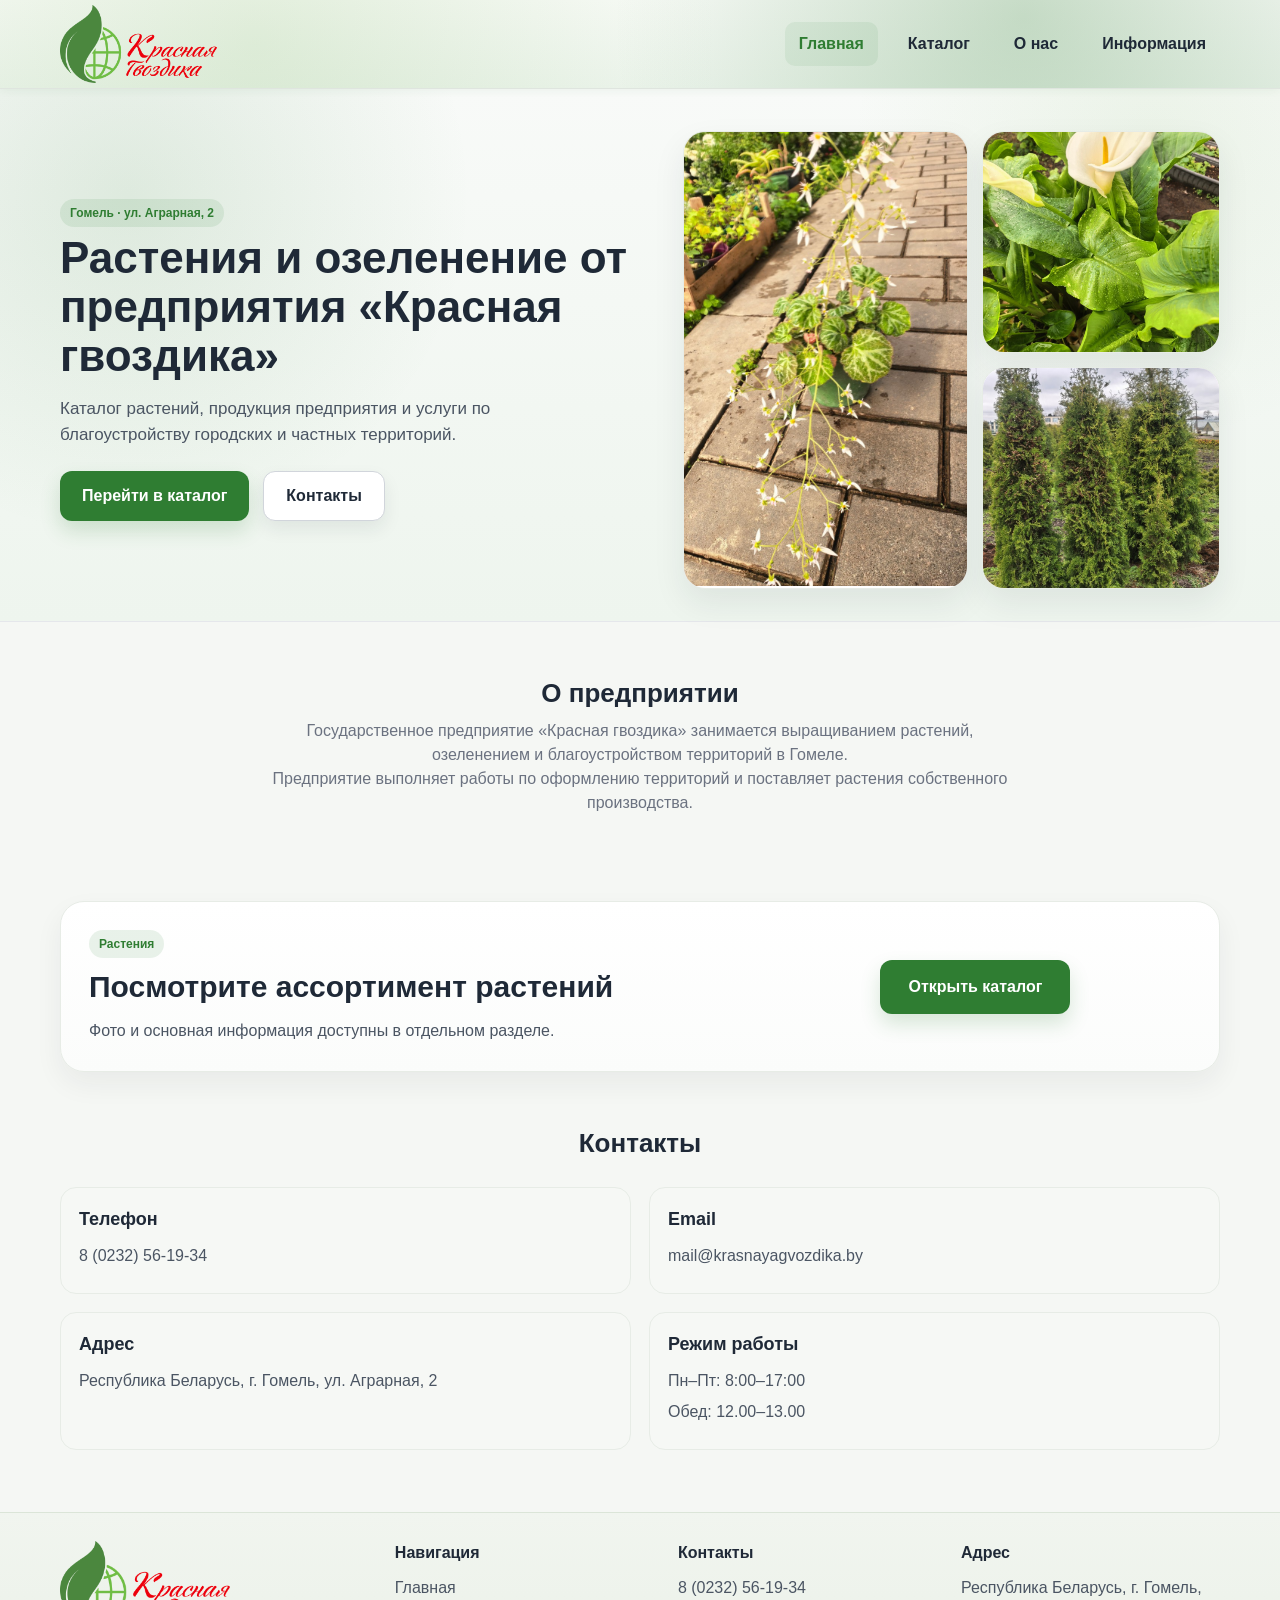
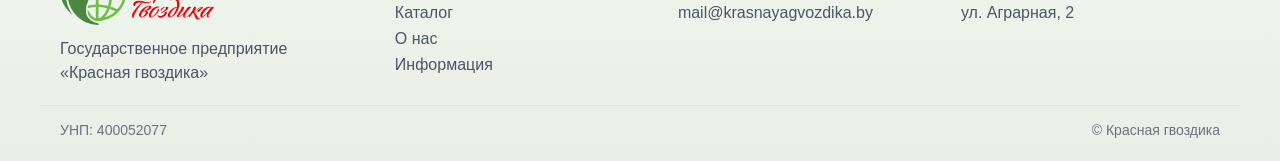
<file: index.html>
<!DOCTYPE html>
<html lang="ru">
<head>
  <meta charset="UTF-8">
  <meta name="viewport" content="width=device-width, initial-scale=1.0">
  <title>Красная гвоздика — растения и озеленение в Гомеле</title>
  <meta name="description" content="Государственное предприятие «Красная гвоздика». Растения, озеленение и благоустройство в Гомеле.">
  <link rel="stylesheet" href="style.css">
</head>
<body>

  <header class="site-header">
    <div class="container header-inner">
      <a href="index.html" class="logo-link" aria-label="На главную">
        <img src="images/logo.png" alt="Красная гвоздика" class="logo-image">
      </a>

      <button
        id="menu-toggle"
        class="menu-toggle"
        type="button"
        aria-label="Открыть меню"
        aria-expanded="false"
        aria-controls="main-nav"
      >
        <span></span>
        <span></span>
        <span></span>
      </button>

      <nav id="main-nav" class="main-nav">
        <a href="index.html" class="nav-link active">Главная</a>
        <a href="catalog.html" class="nav-link">Каталог</a>
        <a href="about.html" class="nav-link">О нас</a>
        <a href="info.html" class="nav-link">Информация</a>
      </nav>
    </div>
  </header>

  <main>
    <section class="home-hero">
      <div class="container home-hero-grid">
        <div class="home-hero-content">
          <span class="page-kicker">Гомель · ул. Аграрная, 2</span>
          <h1>Растения и озеленение от предприятия «Красная гвоздика»</h1>
          <p>
            Каталог растений, продукция предприятия и услуги по благоустройству
            городских и частных территорий.
          </p>

          <div class="hero-actions">
            <a href="catalog.html" class="btn btn-primary">Перейти в каталог</a>
            <a href="info.html" class="btn btn-secondary">Контакты</a>
          </div>
        </div>

        <div class="home-hero-gallery" id="home-gallery">
          <figure class="gallery-card gallery-card-large">
            <img id="home-image-1" src="images/logo.png" alt="Растения Красная гвоздика">
          </figure>

          <figure class="gallery-card">
            <img id="home-image-2" src="images/logo.png" alt="Растения Красная гвоздика">
          </figure>

          <figure class="gallery-card">
            <img id="home-image-3" src="images/logo.png" alt="Растения Красная гвоздика">
          </figure>
        </div>
      </div>
    </section>

    <section class="home-section">
      <div class="container">
        <div class="section-head section-head-center">
          <h2>О предприятии</h2>
          <p>
            Государственное предприятие «Красная гвоздика» занимается выращиванием растений,
            озеленением и благоустройством территорий в Гомеле.
          </p>
          <p>
            Предприятие выполняет работы по оформлению территорий и поставляет растения собственного производства.
          </p>
        </div>
      </div>
    </section>

    <section class="catalog-cta-section">
      <div class="container">
        <div class="catalog-cta">
          <div class="catalog-cta-text">
            <span class="page-kicker">Растения</span>
            <h2>Посмотрите ассортимент растений</h2>
            <p>
              Фото и основная информация доступны в отдельном разделе.
            </p>
          </div>

          <div class="catalog-cta-action">
            <a href="catalog.html" class="btn btn-primary btn-large">Открыть каталог</a>
          </div>
        </div>
      </div>
    </section>

    <section class="home-section home-contact-section">
      <div class="container">
        <div class="section-head section-head-center">
          <h2>Контакты</h2>
        </div>

        <div class="info-grid">
          <article class="info-item">
            <h2>Телефон</h2>
            <p><a href="tel:+375232561934">8 (0232) 56-19-34</a></p>
          </article>

          <article class="info-item">
            <h2>Email</h2>
            <p><a href="mailto:mail@krasnayagvozdika.by">mail@krasnayagvozdika.by</a></p>
          </article>

          <article class="info-item">
            <h2>Адрес</h2>
            <p>Республика Беларусь, г. Гомель, ул. Аграрная, 2</p>
          </article>

          <article class="info-item">
            <h2>Режим работы</h2>
            <p>Пн–Пт: 8:00–17:00</p>
            <p>Обед: 12.00–13.00</p>
          </article>
        </div>
      </div>
    </section>
  </main>

  <footer class="site-footer">
    <div class="container footer-grid">
      <div class="footer-brand">
        <img src="images/logo.png" alt="Красная гвоздика" class="footer-logo">
        <p class="footer-text">Государственное предприятие «Красная гвоздика»</p>
      </div>

      <div class="footer-col">
        <h3>Навигация</h3>
        <p><a href="index.html">Главная</a></p>
        <p><a href="catalog.html">Каталог</a></p>
        <p><a href="about.html">О нас</a></p>
        <p><a href="info.html">Информация</a></p>
      </div>

      <div class="footer-col">
        <h3>Контакты</h3>
        <p><a href="tel:+375232561934">8 (0232) 56-19-34</a></p>
        <p><a href="mailto:mail@krasnayagvozdika.by">mail@krasnayagvozdika.by</a></p>
      </div>

      <div class="footer-col">
        <h3>Адрес</h3>
        <p>Республика Беларусь, г. Гомель, ул. Аграрная, 2</p>
      </div>
    </div>

    <div class="container footer-bottom">
      <p>УНП: 400052077</p>
      <p>© Красная гвоздика</p>
    </div>
  </footer>

  <script type="module" src="js/app.js"></script>
</body>
</html>
</file>
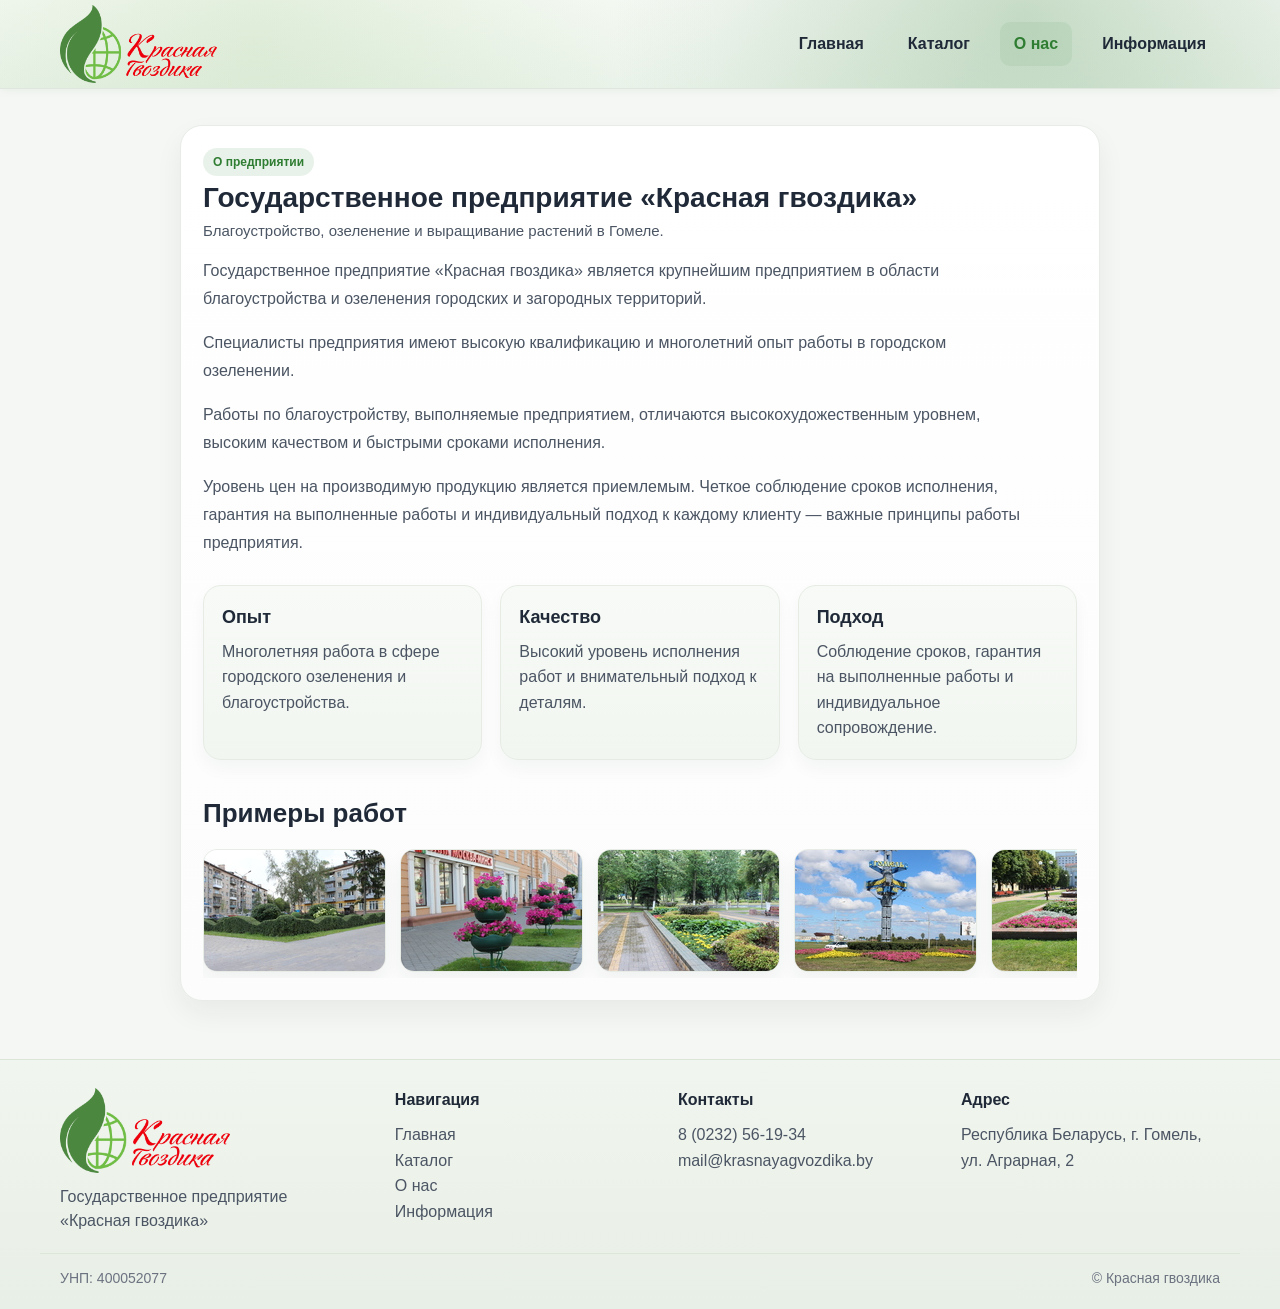
<file: about.html>
<!DOCTYPE html>
<html lang="ru">
<head>
  <meta charset="UTF-8">
  <meta name="viewport" content="width=device-width, initial-scale=1.0">
  <title>О нас — Красная гвоздика</title>
  <meta name="description" content="Информация о предприятии «Красная гвоздика» в Гомеле.">
  <link rel="stylesheet" href="style.css">
</head>
<body>

  <header class="site-header">
    <div class="container header-inner">
      <a href="index.html" class="logo-link" aria-label="На главную">
        <img src="images/logo.png" alt="Красная гвоздика" class="logo-image">
      </a>

      <button
        id="menu-toggle"
        class="menu-toggle"
        type="button"
        aria-label="Открыть меню"
        aria-expanded="false"
        aria-controls="main-nav"
      >
        <span></span>
        <span></span>
        <span></span>
      </button>

      <nav id="main-nav" class="main-nav">
        <a href="index.html" class="nav-link">Главная</a>
        <a href="catalog.html" class="nav-link">Каталог</a>
        <a href="about.html" class="nav-link active">О нас</a>
        <a href="info.html" class="nav-link">Информация</a>
      </nav>
    </div>
  </header>

  <main class="page">
    <div class="container page-wrap">
      <section class="page-card about-page">
        <div class="page-intro">
          <span class="page-kicker">О предприятии</span>
          <h1 class="page-title">Государственное предприятие «Красная гвоздика»</h1>
          <p class="page-lead">
            Благоустройство, озеленение и выращивание растений в Гомеле.
          </p>
        </div>

        <div class="about-text">
          <p>
            Государственное предприятие «Красная гвоздика» является крупнейшим предприятием
            в области благоустройства и озеленения городских и загородных территорий.
          </p>

          <p>
            Специалисты предприятия имеют высокую квалификацию и многолетний опыт работы
            в городском озеленении.
          </p>

          <p>
            Работы по благоустройству, выполняемые предприятием, отличаются
            высокохудожественным уровнем, высоким качеством и быстрыми сроками исполнения.
          </p>

          <p>
            Уровень цен на производимую продукцию является приемлемым.
            Четкое соблюдение сроков исполнения, гарантия на выполненные работы
            и индивидуальный подход к каждому клиенту — важные принципы работы предприятия.
          </p>
        </div>

        <div class="about-features">
          <article class="feature-card">
            <h2>Опыт</h2>
            <p>Многолетняя работа в сфере городского озеленения и благоустройства.</p>
          </article>

          <article class="feature-card">
            <h2>Качество</h2>
            <p>Высокий уровень исполнения работ и внимательный подход к деталям.</p>
          </article>

          <article class="feature-card">
            <h2>Подход</h2>
            <p>Соблюдение сроков, гарантия на выполненные работы и индивидуальное сопровождение.</p>
          </article>
        </div>

        <div class="works-section">
          <div class="section-head">
            <h2>Примеры работ</h2>
          </div>

          <div class="works-row">
            <figure class="work-thumb">
              <img src="images/about/work-1.jpg" alt="Пример работы 1">
            </figure>

            <figure class="work-thumb">
              <img src="images/about/work-2.jpg" alt="Пример работы 2">
            </figure>

            <figure class="work-thumb">
              <img src="images/about/work-3.jpg" alt="Пример работы 3">
            </figure>

            <figure class="work-thumb">
              <img src="images/about/work-4.jpg" alt="Пример работы 4">
            </figure>

            <figure class="work-thumb">
              <img src="images/about/work-5.jpg" alt="Пример работы 5">
            </figure>

            <figure class="work-thumb">
              <img src="images/about/work-6.jpg" alt="Пример работы 6">
            </figure>
          </div>
        </div>
      </section>
    </div>
  </main>

  <footer class="site-footer">
    <div class="container footer-grid">
      <div class="footer-brand">
        <img src="images/logo.png" alt="Красная гвоздика" class="footer-logo">
        <p class="footer-text">Государственное предприятие «Красная гвоздика»</p>
      </div>

      <div class="footer-col">
        <h3>Навигация</h3>
        <p><a href="index.html">Главная</a></p>
        <p><a href="catalog.html">Каталог</a></p>
        <p><a href="about.html">О нас</a></p>
        <p><a href="info.html">Информация</a></p>
      </div>

      <div class="footer-col">
        <h3>Контакты</h3>
        <p><a href="tel:+375232561934">8 (0232) 56-19-34</a></p>
        <p><a href="mailto:mail@krasnayagvozdika.by">mail@krasnayagvozdika.by</a></p>
      </div>

      <div class="footer-col">
        <h3>Адрес</h3>
        <p>Республика Беларусь, г. Гомель, ул. Аграрная, 2</p>
      </div>
    </div>

    <div class="container footer-bottom">
      <p>УНП: 400052077</p>
      <p>© Красная гвоздика</p>
    </div>
  </footer>

  <script type="module" src="js/app.js"></script>
</body>
</html>
</file>
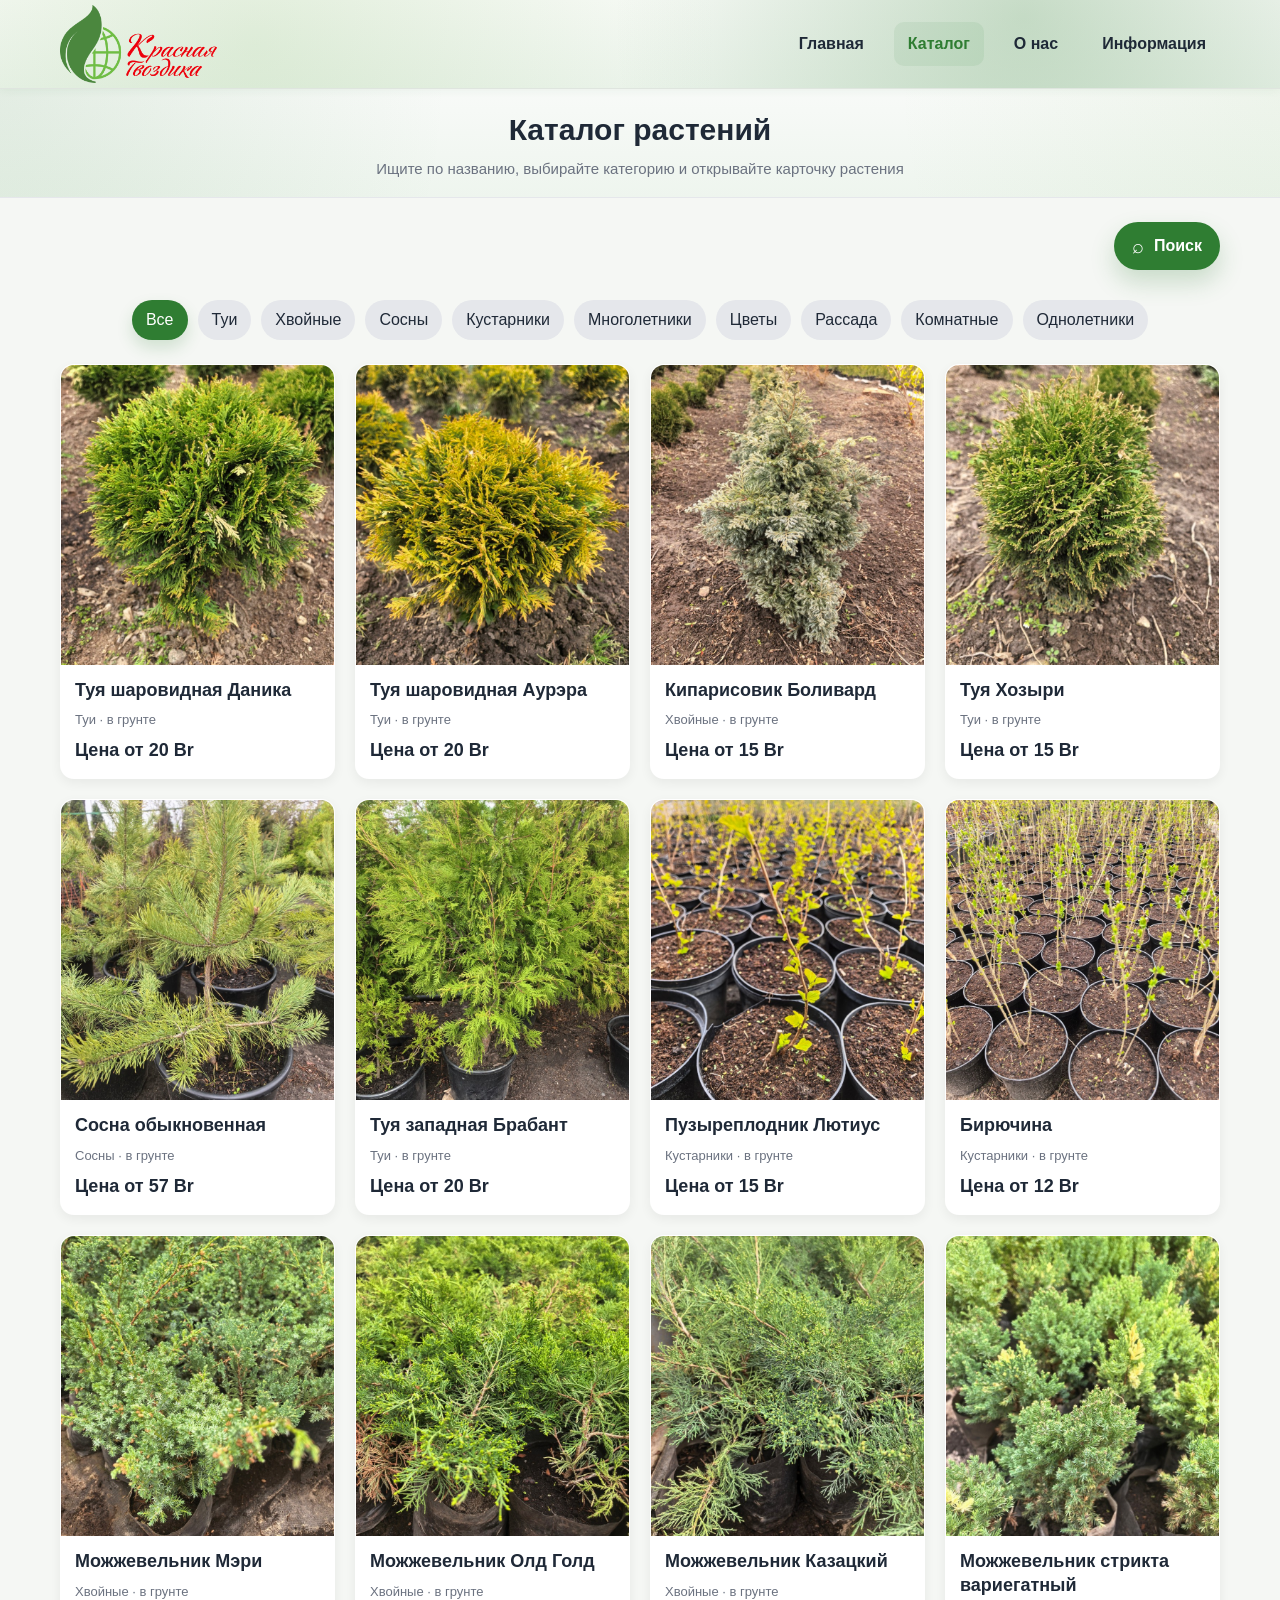
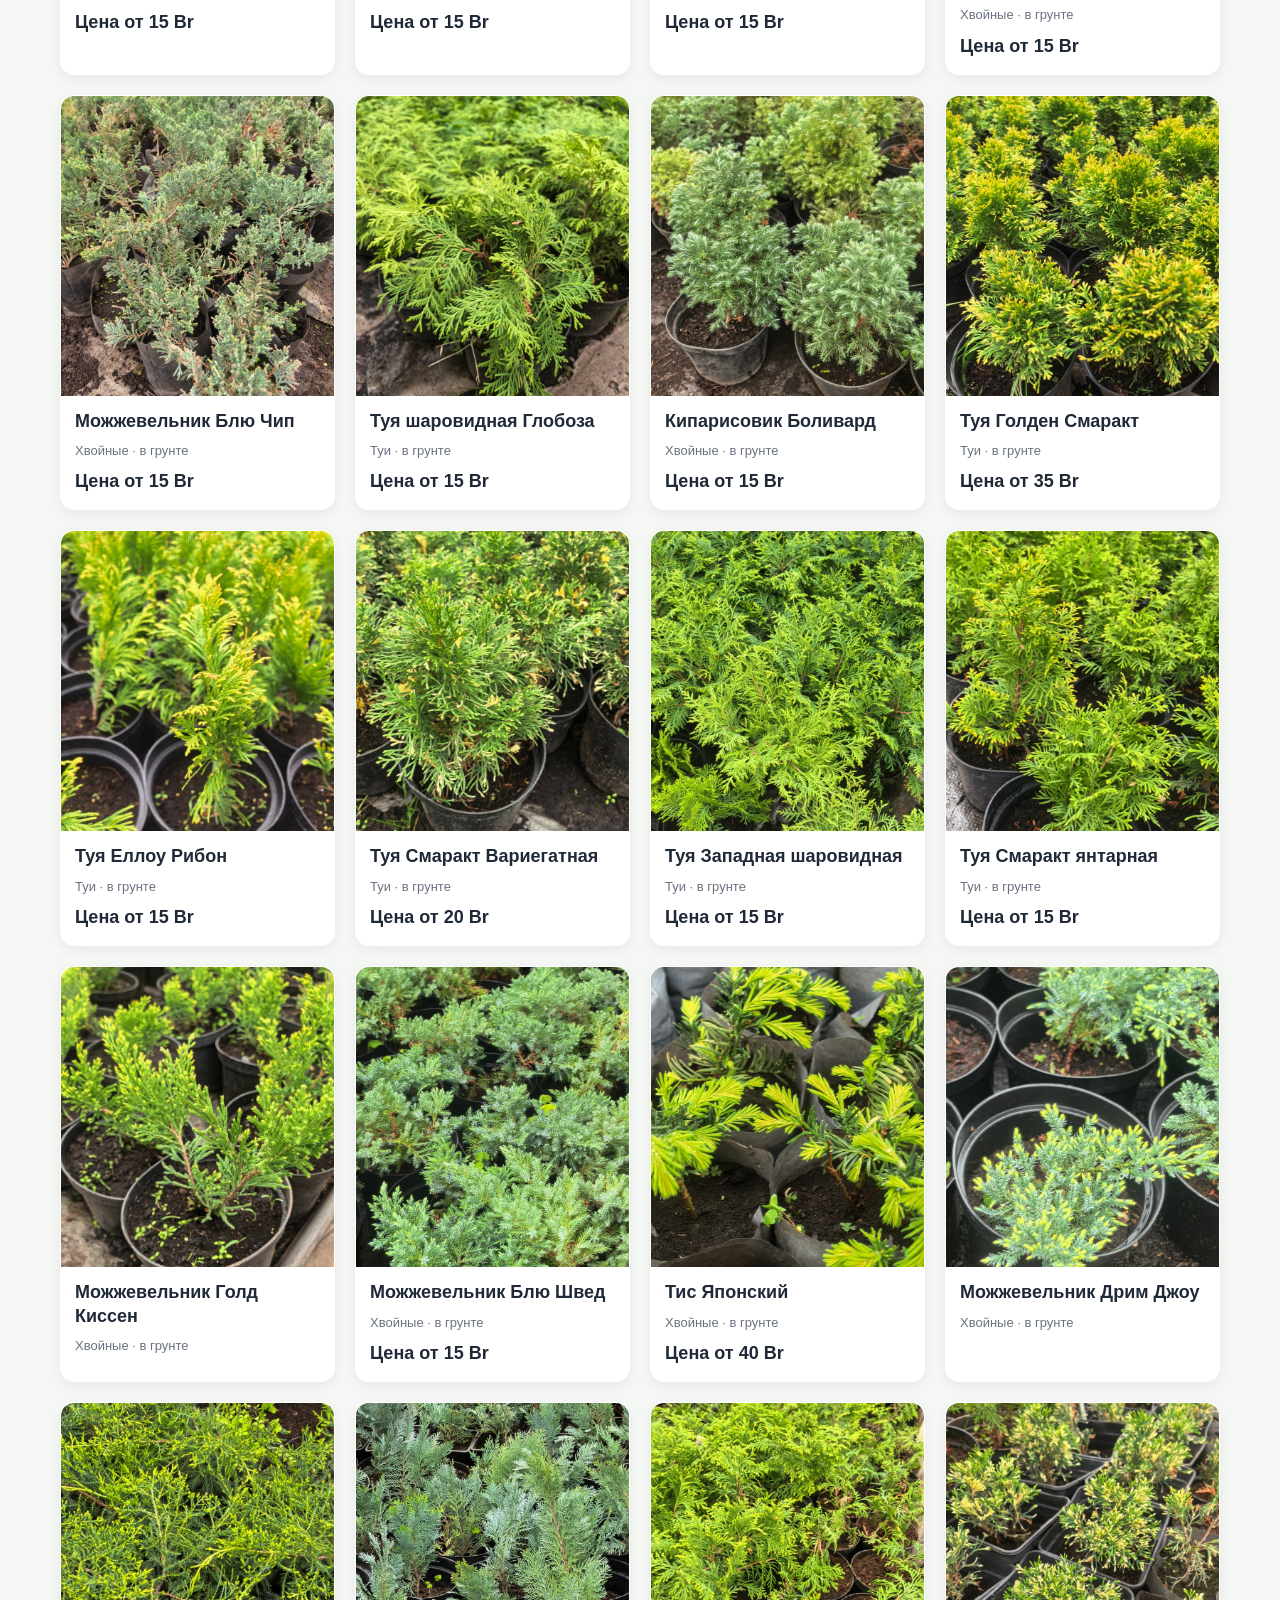
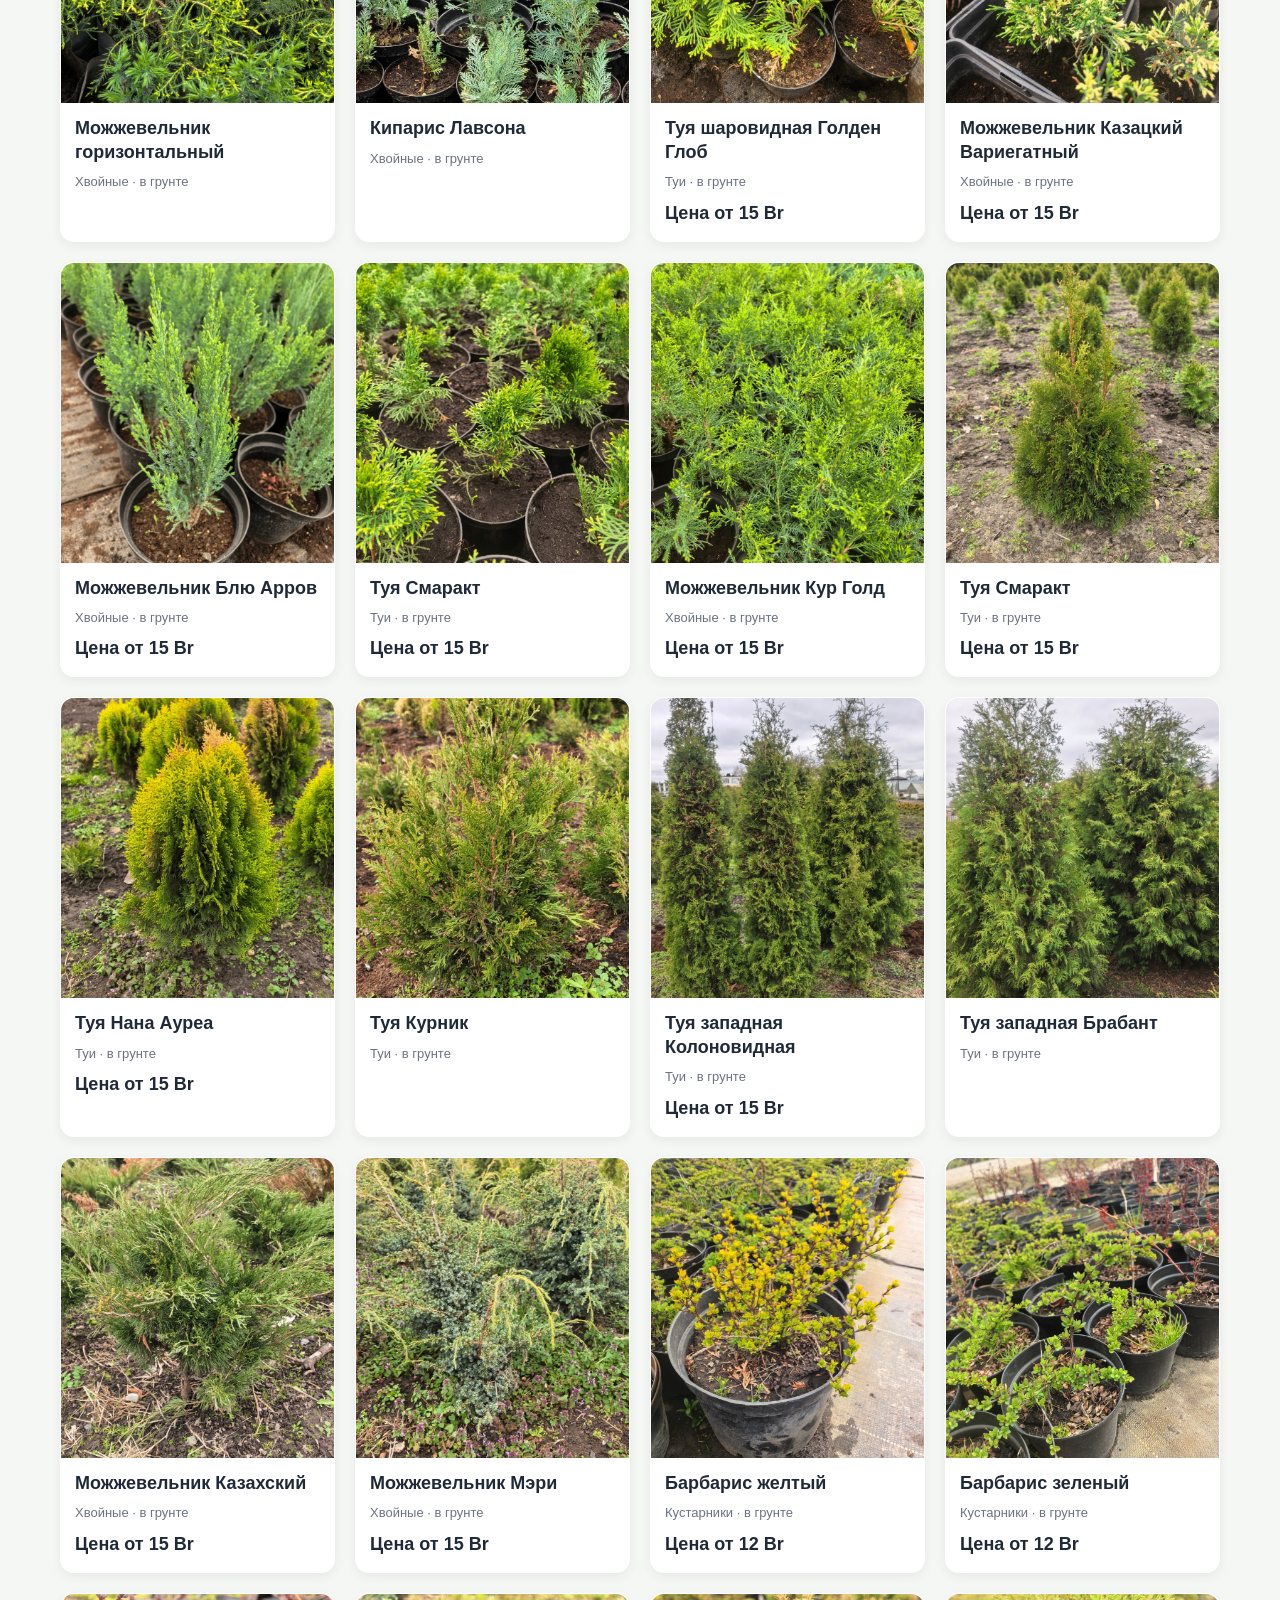
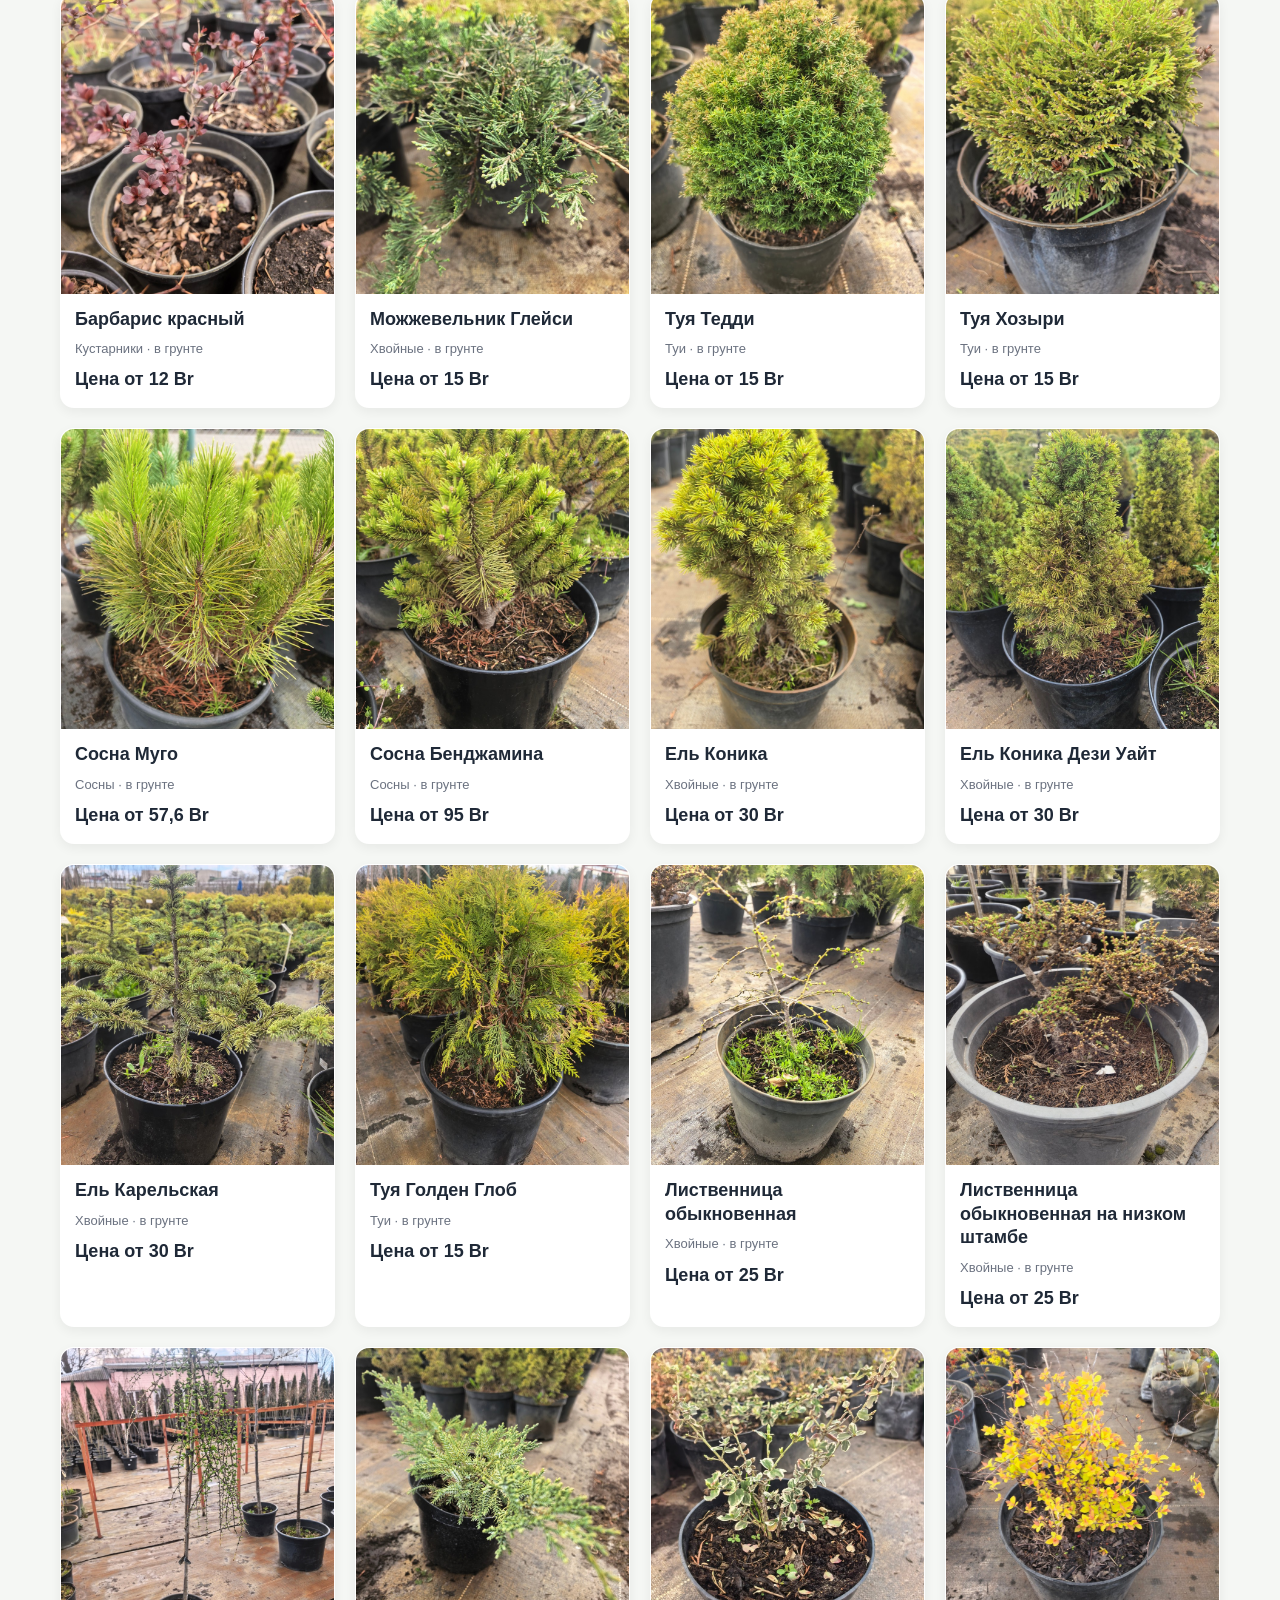
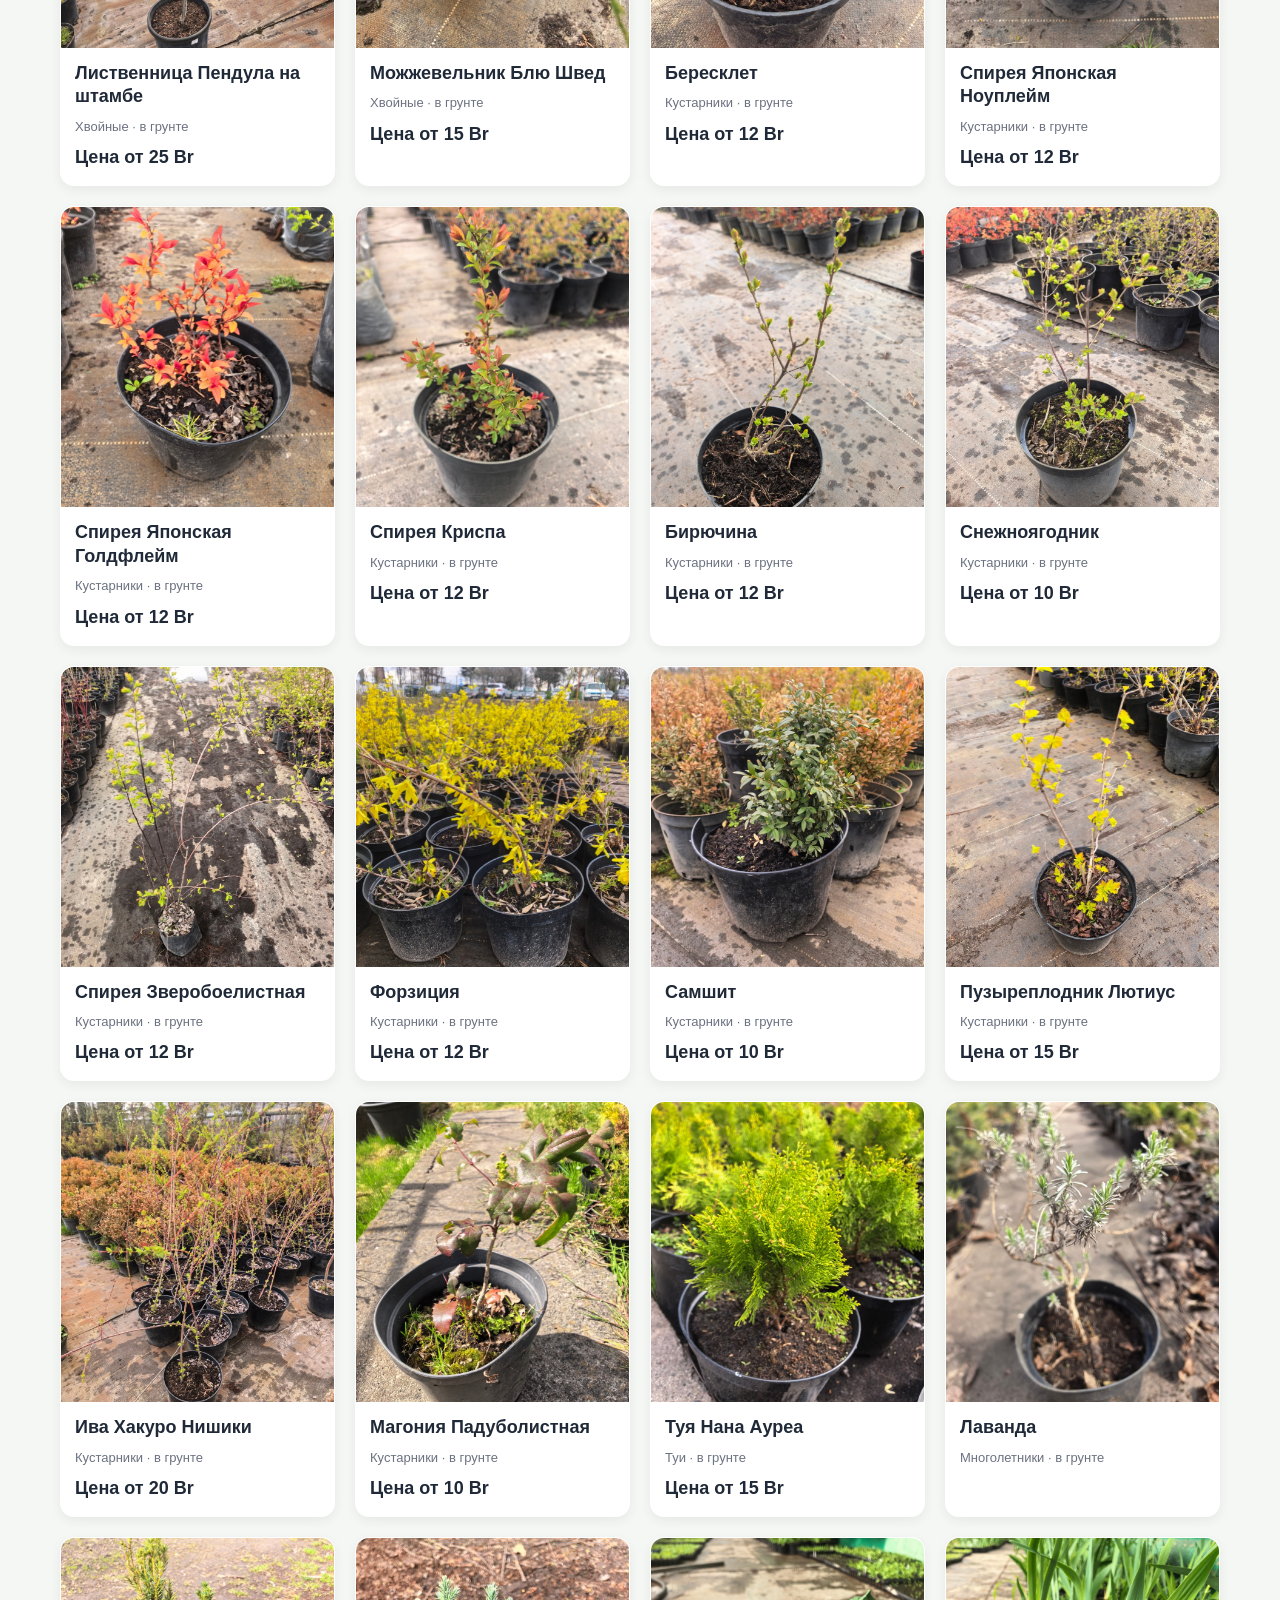
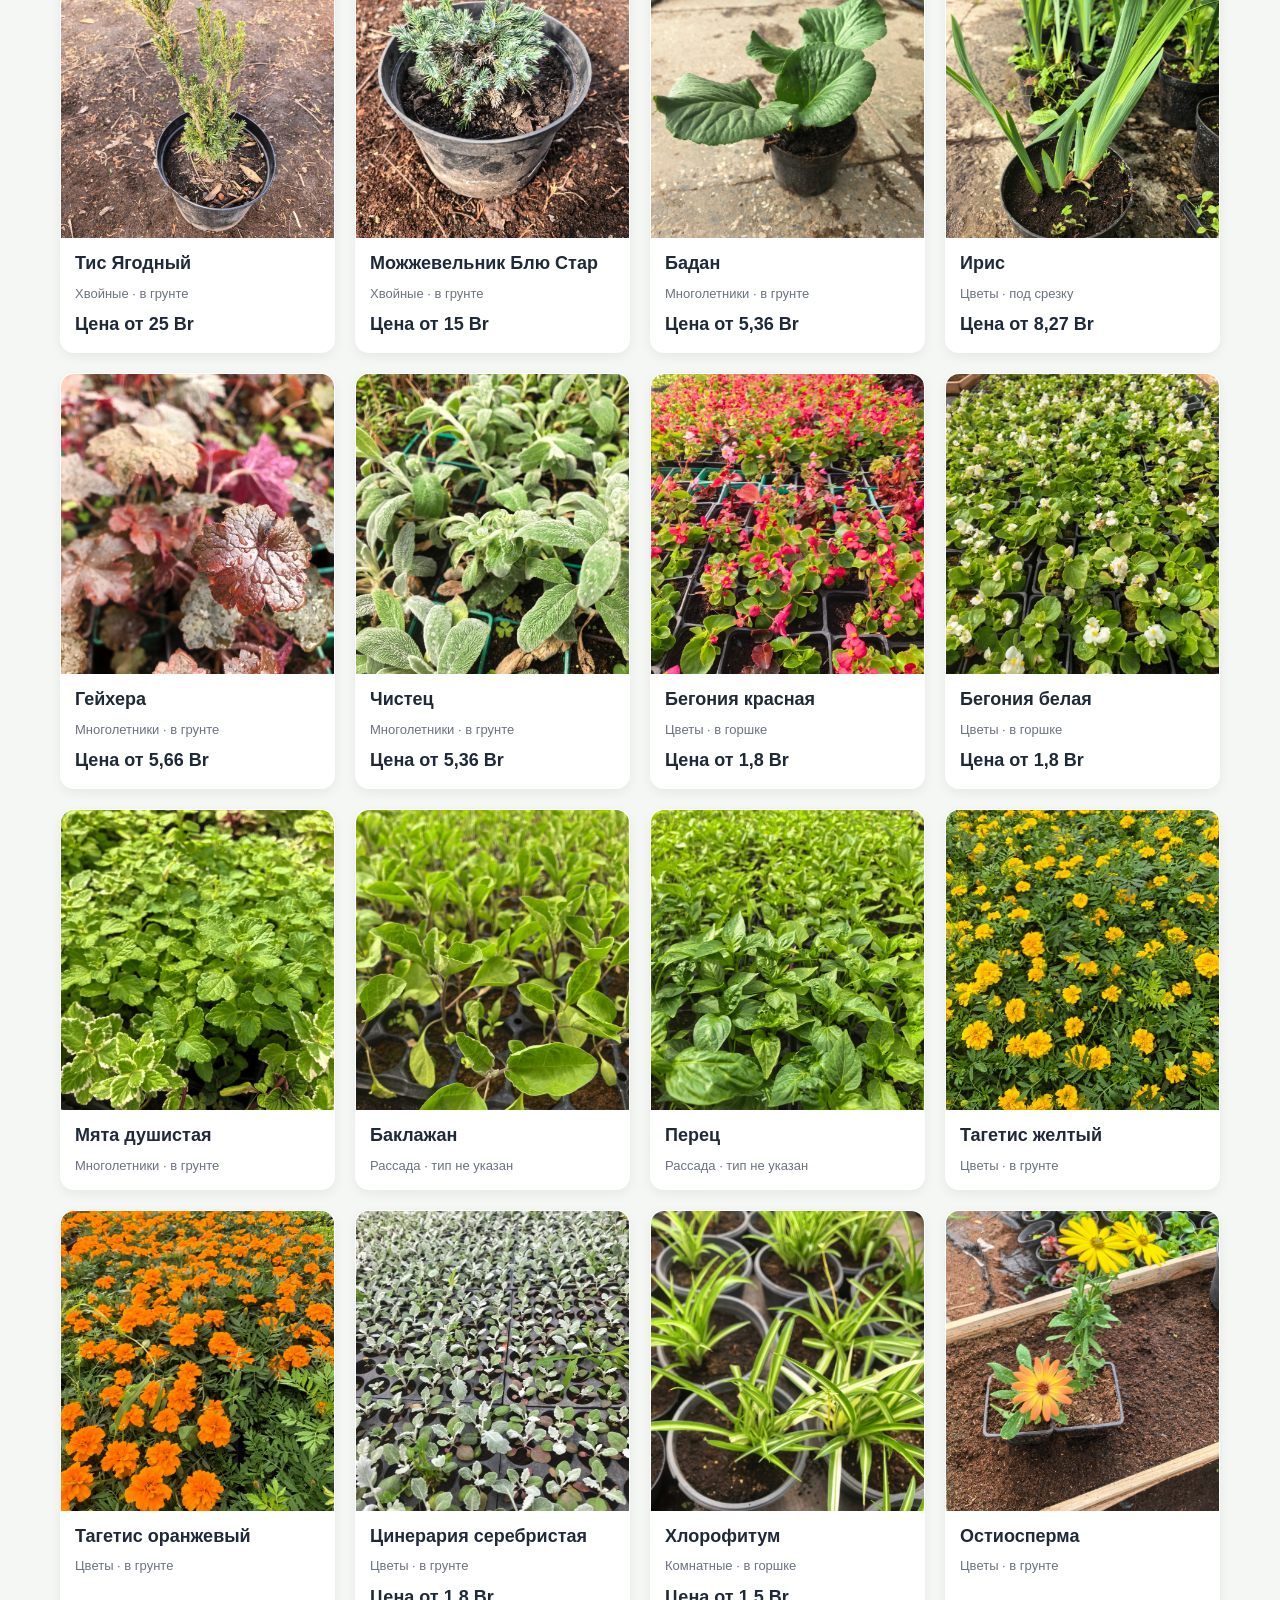
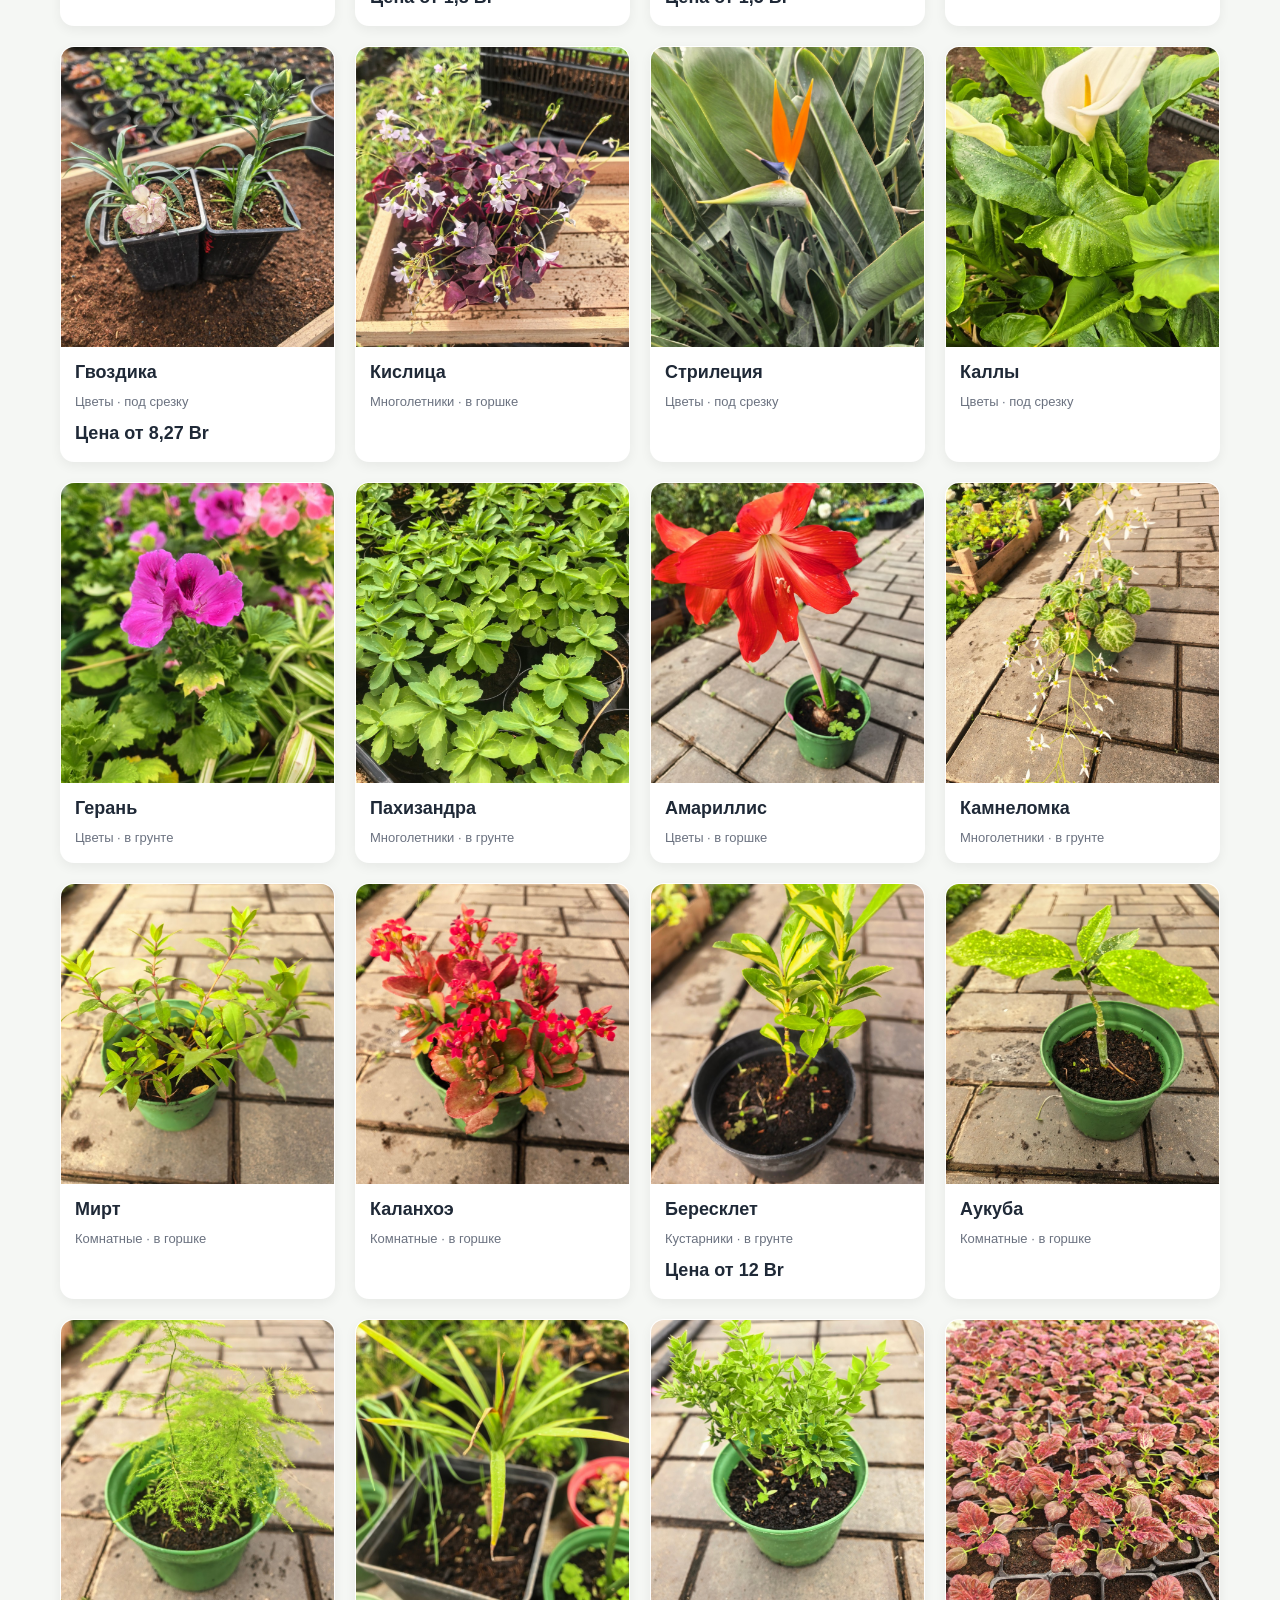
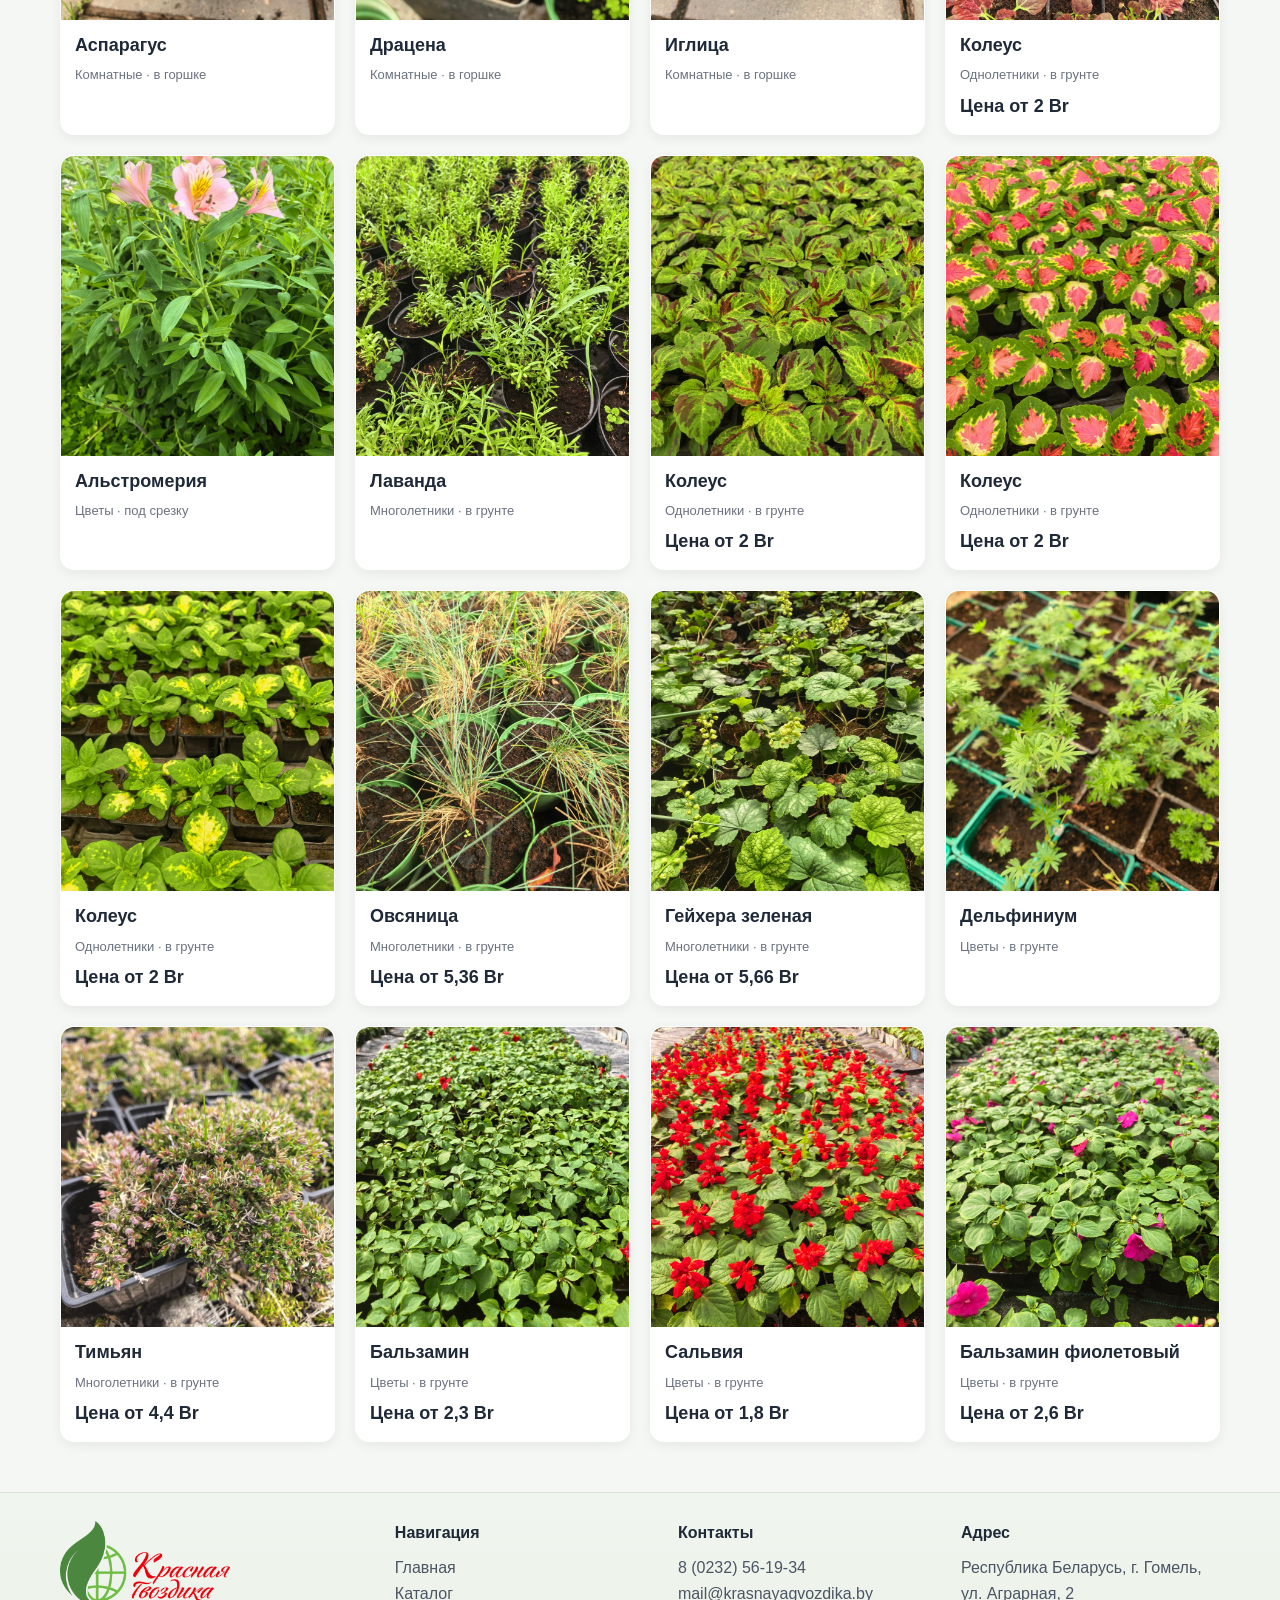
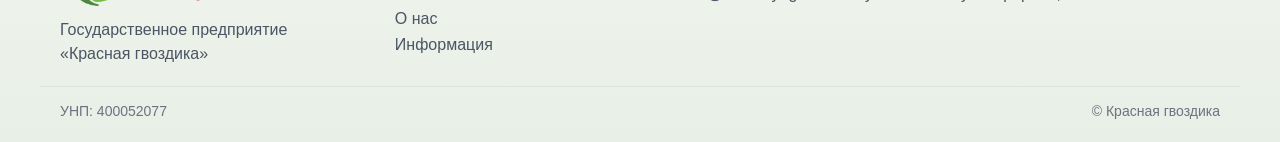
<file: catalog.html>
<!DOCTYPE html>
<html lang="ru">
<head>
  <meta charset="UTF-8">
  <meta name="viewport" content="width=device-width, initial-scale=1.0">
  <title>Каталог растений — Красная гвоздика</title>
  <meta name="description" content="Каталог растений предприятия «Красная гвоздика». Фото, категории, описание и цены.">
  <link rel="stylesheet" href="style.css">
</head>
<body>

  <header class="site-header">
    <div class="container header-inner">
      <a href="index.html" class="logo-link" aria-label="На главную">
        <img src="images/logo.png" alt="Красная гвоздика" class="logo-image">
      </a>

      <button
        id="menu-toggle"
        class="menu-toggle"
        type="button"
        aria-label="Открыть меню"
        aria-expanded="false"
        aria-controls="main-nav"
      >
        <span></span>
        <span></span>
        <span></span>
      </button>

      <nav id="main-nav" class="main-nav">
        <a href="index.html" class="nav-link">Главная</a>
        <a href="catalog.html" class="nav-link active">Каталог</a>
        <a href="about.html" class="nav-link">О нас</a>
        <a href="info.html" class="nav-link">Информация</a>
      </nav>
    </div>
  </header>

  <section class="hero">
    <div class="container hero-box">
      <h1>Каталог растений</h1>
      <p>Ищите по названию, выбирайте категорию и открывайте карточку растения</p>
    </div>
  </section>

  <section class="catalog-tools container">
    <div class="catalog-tools-bar">
      <button
        id="catalog-search-fab"
        class="catalog-search-fab"
        type="button"
        aria-label="Открыть поиск по каталогу"
        aria-expanded="false"
        aria-controls="catalog-search-panel"
      >
        <span class="catalog-search-fab-icon" aria-hidden="true">⌕</span>
        <span class="catalog-search-fab-text">Поиск</span>
      </button>
    </div>

    <div id="catalog-search-panel" class="catalog-search-panel" aria-hidden="true">
      <div class="catalog-search-card">
        <label class="catalog-search-label" for="catalog-search">Поиск по названию</label>
        <div class="catalog-search-box">
          <input
            id="catalog-search"
            class="catalog-search-input"
            type="text"
            placeholder="Например, туя, лаванда, хлорофитум"
            autocomplete="off"
            aria-autocomplete="list"
            aria-expanded="false"
            aria-controls="plant-suggestions"
          >
          <button id="catalog-search-clear" class="catalog-search-clear" type="button" aria-label="Очистить поиск">×</button>
          <div id="plant-suggestions" class="search-suggestions" role="listbox" aria-label="Подсказки поиска"></div>
        </div>
      </div>
    </div>
  </section>

  <section class="filters container" id="filters"></section>

  <main class="catalog container" id="catalog">
    <p class="empty">Загрузка...</p>
  </main>

  <div
    id="modal"
    class="modal"
    aria-hidden="true"
    role="dialog"
    aria-modal="true"
    aria-labelledby="modal-title"
  >
    <div class="modal-content" tabindex="-1">
      <button class="modal-close" type="button" aria-label="Закрыть">×</button>
      <div id="modal-body"></div>
    </div>
  </div>

  <footer class="site-footer">
    <div class="container footer-grid">
      <div class="footer-brand">
        <img src="images/logo.png" alt="Красная гвоздика" class="footer-logo">
        <p class="footer-text">
          Государственное предприятие «Красная гвоздика»
        </p>
      </div>

      <div class="footer-col">
        <h3>Навигация</h3>
        <p><a href="index.html">Главная</a></p>
        <p><a href="catalog.html">Каталог</a></p>
        <p><a href="about.html">О нас</a></p>
        <p><a href="info.html">Информация</a></p>
      </div>

      <div class="footer-col">
        <h3>Контакты</h3>
        <p><a href="tel:+375232561934">8 (0232) 56-19-34</a></p>
        <p><a href="mailto:mail@krasnayagvozdika.by">mail@krasnayagvozdika.by</a></p>
      </div>

      <div class="footer-col">
        <h3>Адрес</h3>
        <p>Республика Беларусь, г. Гомель, ул. Аграрная, 2</p>
      </div>
    </div>

    <div class="container footer-bottom">
      <p>УНП: 400052077</p>
      <p>© Красная гвоздика</p>
    </div>
  </footer>

  <script type="module" src="js/app.js"></script>
</body>
</html>
</file>
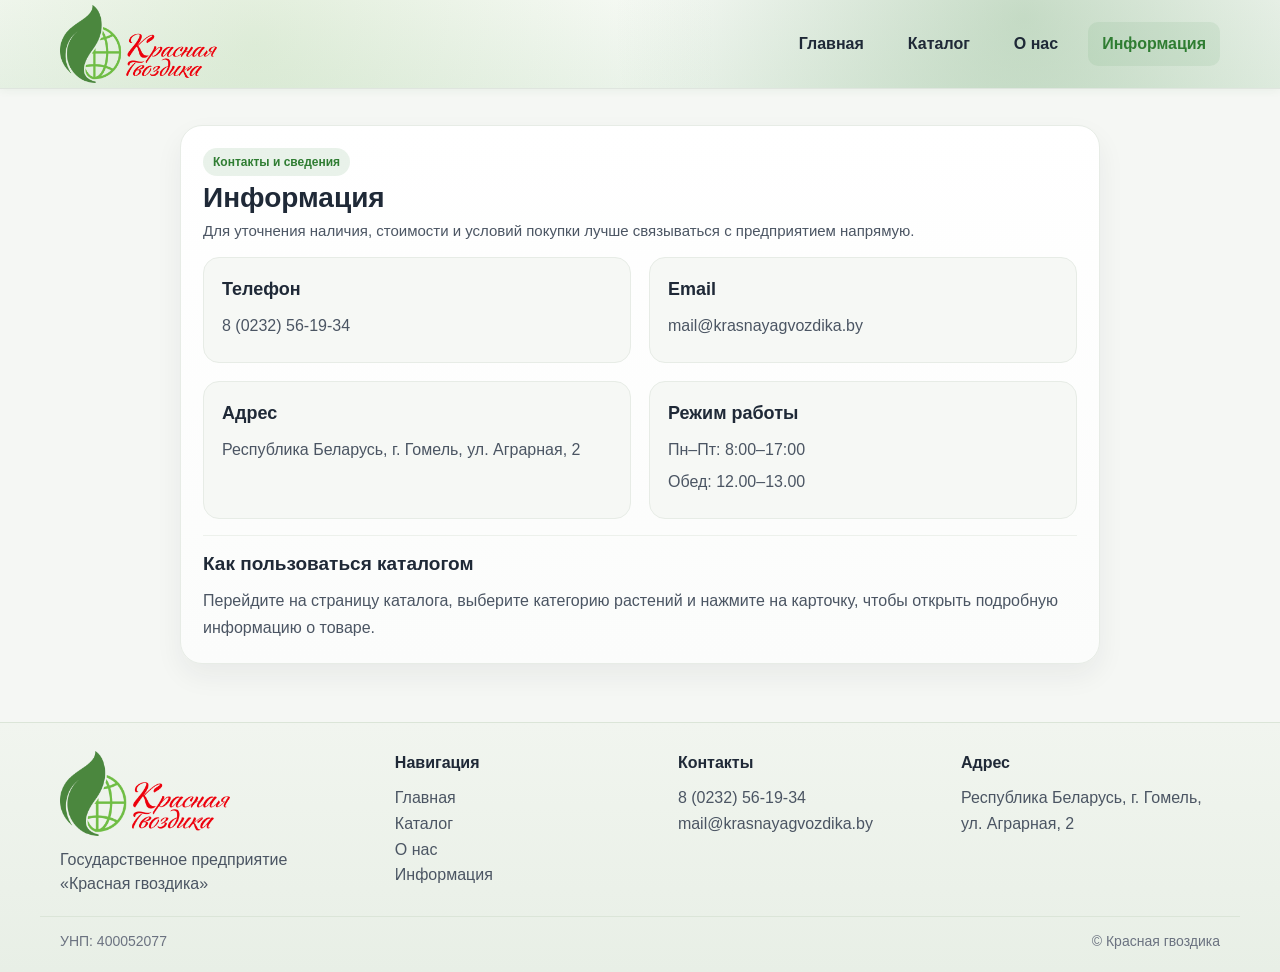
<file: info.html>
<!DOCTYPE html>
<html lang="ru">
<head>
  <meta charset="UTF-8">
  <meta name="viewport" content="width=device-width, initial-scale=1.0">
  <title>Информация — Красная гвоздика</title>
  <meta name="description" content="Контакты, адрес и информация о предприятии «Красная гвоздика».">
  <link rel="stylesheet" href="style.css">
</head>
<body>

  <header class="site-header">
    <div class="container header-inner">
      <a href="index.html" class="logo-link" aria-label="На главную">
        <img src="images/logo.png" alt="Красная гвоздика" class="logo-image">
      </a>

      <button
        id="menu-toggle"
        class="menu-toggle"
        type="button"
        aria-label="Открыть меню"
        aria-expanded="false"
        aria-controls="main-nav"
      >
        <span></span>
        <span></span>
        <span></span>
      </button>

      <nav id="main-nav" class="main-nav">
        <a href="index.html" class="nav-link">Главная</a>
        <a href="catalog.html" class="nav-link">Каталог</a>
        <a href="about.html" class="nav-link">О нас</a>
        <a href="info.html" class="nav-link active">Информация</a>
      </nav>
    </div>
  </header>

  <main class="page">
    <div class="container page-wrap">
      <section class="page-card">
        <div class="page-intro">
          <span class="page-kicker">Контакты и сведения</span>
          <h1 class="page-title">Информация</h1>
          <p class="page-lead">
            Для уточнения наличия, стоимости и условий покупки лучше связываться с предприятием напрямую.
          </p>
        </div>

        <div class="info-grid">
          <article class="info-item">
            <h2>Телефон</h2>
            <p><a href="tel:+375232561934">8 (0232) 56-19-34</a></p>
          </article>

          <article class="info-item">
            <h2>Email</h2>
            <p><a href="mailto:mail@krasnayagvozdika.by">mail@krasnayagvozdika.by</a></p>
          </article>

          <article class="info-item">
            <h2>Адрес</h2>
            <p>Республика Беларусь, г. Гомель, ул. Аграрная, 2</p>
          </article>

          <article class="info-item">
            <h2>Режим работы</h2>
            <p>Пн–Пт: 8:00–17:00</p>
            <p>Обед: 12.00–13.00</p>
          </article>
        </div>

        <div class="content-block">
          <h2>Как пользоваться каталогом</h2>
          <p>
            Перейдите на страницу каталога, выберите категорию растений и нажмите на карточку,
            чтобы открыть подробную информацию о товаре.
          </p>
        </div>
      </section>
    </div>
  </main>

  <footer class="site-footer">
    <div class="container footer-grid">
      <div class="footer-brand">
        <img src="images/logo.png" alt="Красная гвоздика" class="footer-logo">
        <p class="footer-text">Государственное предприятие «Красная гвоздика»</p>
      </div>

      <div class="footer-col">
        <h3>Навигация</h3>
        <p><a href="index.html">Главная</a></p>
        <p><a href="catalog.html">Каталог</a></p>
        <p><a href="about.html">О нас</a></p>
        <p><a href="info.html">Информация</a></p>
      </div>

      <div class="footer-col">
        <h3>Контакты</h3>
        <p><a href="tel:+375232561934">8 (0232) 56-19-34</a></p>
        <p><a href="mailto:mail@krasnayagvozdika.by">mail@krasnayagvozdika.by</a></p>
      </div>

      <div class="footer-col">
        <h3>Адрес</h3>
        <p>Республика Беларусь, г. Гомель, ул. Аграрная, 2</p>
      </div>
    </div>

    <div class="container footer-bottom">
      <p>УНП: 400052077</p>
      <p>© Красная гвоздика</p>
    </div>
  </footer>

  <script type="module" src="js/app.js"></script>
</body>
</html>
</file>
<file: style.css>
* {
  margin: 0;
  padding: 0;
  box-sizing: border-box;
  font-family: sans-serif;
}

html {
  scroll-behavior: smooth;
}

body {
  background: #f5f7f4;
  color: #1f2937;
  line-height: 1.5;
}

img {
  max-width: 100%;
  display: block;
}

a {
  color: inherit;
  text-decoration: none;
}

button {
  font: inherit;
  border: none;
  background: none;
  cursor: pointer;
}

.container {
  max-width: 1200px;
  margin: 0 auto;
  padding: 0 20px;
}

/* HEADER */
.site-header {
  position: sticky;
  top: 0;
  z-index: 1000;
  background:
    radial-gradient(circle at 80% 20%, rgba(47, 125, 50, 0.25), transparent 40%),
    radial-gradient(circle at 20% 50%, rgba(120, 180, 90, 0.18), transparent 45%),
    linear-gradient(180deg, #f9fbf8 0%, #eef5ee 100%);
  border-bottom: 1px solid #dfe5df;
  box-shadow: 0 2px 8px rgba(47, 125, 50, 0.06);
}

.header-inner {
  display: flex;
  align-items: center;
  justify-content: space-between;
  min-height: 88px;
  gap: 20px;
  position: relative;
}

.logo-link {
  display: inline-flex;
  align-items: center;
}

.logo-image {
  height: 78px;
  width: auto;
  object-fit: contain;
}

/* NAV */
.main-nav {
  display: flex;
  align-items: center;
  gap: 16px;
}

.nav-link {
  padding: 10px 14px;
  font-weight: 700;
  border-radius: 10px;
  transition: color 0.22s ease, background 0.22s ease, transform 0.22s ease;
}

.nav-link:hover {
  transform: translateY(-1px);
}

.nav-link.active,
.nav-link:hover {
  color: #2f7d32;
  background: rgba(47, 125, 50, 0.08);
}

.nav-link:focus-visible,
.menu-toggle:focus-visible,
.btn:focus-visible,
.scroll-top-button:focus-visible,
.catalog-search-input:focus-visible,
.filters button:focus-visible,
.modal-close:focus-visible,
.card:focus-visible {
  outline: 3px solid rgba(47, 125, 50, 0.35);
  outline-offset: 3px;
}

/* BURGER */
.menu-toggle {
  display: none;
  width: 42px;
  height: 42px;
  flex-direction: column;
  justify-content: center;
  align-items: center;
  gap: 4px;
  border-radius: 10px;
  background: #ffffff;
  border: 1px solid #d1d5db;
}

.menu-toggle span {
  width: 22px;
  height: 2px;
  background: #111827;
  display: block;
  border-radius: 2px;
}

/* BUTTONS */
.btn {
  display: inline-flex;
  align-items: center;
  justify-content: center;
  min-height: 48px;
  padding: 12px 22px;
  border-radius: 12px;
  font-weight: 700;
  transition: transform 0.22s ease, box-shadow 0.22s ease, background 0.22s ease, color 0.22s ease;
}

.btn:hover {
  transform: translateY(-2px);
}

.btn-primary {
  background: #2f7d32;
  color: #ffffff;
  box-shadow: 0 10px 20px rgba(47, 125, 50, 0.18);
}

.btn-primary:hover {
  background: #256428;
}

.btn-secondary {
  background: #ffffff;
  color: #1f2937;
  border: 1px solid #d1d5db;
  box-shadow: 0 8px 18px rgba(31, 41, 55, 0.08);
}

.btn-secondary:hover {
  background: #f9fafb;
}

.btn-danger {
  background: #8a1f1f;
  color: #ffffff;
  box-shadow: 0 8px 18px rgba(138, 31, 31, 0.16);
}

.btn-danger:hover {
  background: #711818;
}

.btn-large {
  min-height: 54px;
  padding: 14px 28px;
  font-size: 16px;
}

/* HERO */
.hero {
  background:
    radial-gradient(circle at top left, rgba(47, 125, 50, 0.10), transparent 35%),
    radial-gradient(circle at top right, rgba(120, 180, 90, 0.08), transparent 30%),
    linear-gradient(180deg, #f8faf8 0%, #eef5ee 100%);
  border-bottom: 1px solid #e5e7eb;
}

.hero-box {
  text-align: center;
  padding: 18px 20px 16px;
}

.hero h1 {
  font-size: 30px;
  margin-bottom: 6px;
}

.hero p {
  color: #6b7280;
  font-size: 15px;
}

/* HOME HERO */
.home-hero {
  padding: 42px 0 32px;
  background:
    radial-gradient(circle at 10% 20%, rgba(47, 125, 50, 0.12), transparent 28%),
    radial-gradient(circle at 90% 10%, rgba(120, 180, 90, 0.10), transparent 24%),
    linear-gradient(180deg, #f8faf8 0%, #eef5ee 100%);
  border-bottom: 1px solid #e5e7eb;
}

.home-hero-grid {
  display: grid;
  grid-template-columns: 1.05fr 0.95fr;
  gap: 30px;
  align-items: center;
}

.home-hero-content h1 {
  font-size: 44px;
  line-height: 1.12;
  margin-bottom: 16px;
}

.home-hero-content p {
  font-size: 17px;
  color: #4b5563;
  max-width: 560px;
}

.hero-actions {
  display: flex;
  flex-wrap: wrap;
  gap: 14px;
  margin-top: 24px;
}

.home-hero-gallery {
  display: grid;
  grid-template-columns: 1.2fr 1fr;
  gap: 14px;
}

.gallery-card {
  background: #ffffff;
  border-radius: 22px;
  overflow: hidden;
  border: 1px solid #e7ece6;
  box-shadow: 0 14px 32px rgba(31, 41, 55, 0.08);
}

.gallery-card img {
  width: 100%;
  height: 220px;
  object-fit: cover;
  display: block;
}

.gallery-card-large img {
  height: 454px;
}

.gallery-card-large {
  grid-row: span 2;
}

/* HOME SECTIONS */
.home-section {
  padding: 52px 0;
}

.section-head {
  margin-bottom: 16px;
}

.section-head h2 {
  font-size: 26px;
  margin-bottom: 6px;
}

.section-head p {
  color: #6b7280;
}

.section-head-center {
  text-align: center;
  max-width: 760px;
  margin: 0 auto 24px;
}

.catalog-cta-section {
  padding: 10px 0 52px;
}

.catalog-cta {
  display: grid;
  grid-template-columns: 1.2fr 0.8fr;
  gap: 24px;
  align-items: center;
  background: linear-gradient(180deg, #ffffff 0%, #fbfcfb 100%);
  border: 1px solid #e7ece6;
  border-radius: 24px;
  padding: 28px;
  box-shadow: 0 12px 28px rgba(31, 41, 55, 0.06);
}

.catalog-cta h2 {
  font-size: 30px;
  margin-bottom: 10px;
}

.catalog-cta p {
  color: #4b5563;
  font-size: 16px;
  max-width: 700px;
}

.catalog-cta-action {
  display: flex;
  justify-content: center;
  align-items: center;
}

.home-contact-section {
  padding-top: 0;
}

/* CATALOG SEARCH */
.catalog-tools {
  padding-top: 24px;
}

.catalog-tools-bar {
  display: flex;
  justify-content: flex-end;
  margin-bottom: 12px;
}

.catalog-search-panel {
  display: none;
  width: 100%;
}

.catalog-search-panel.open {
  display: block;
}

.catalog-search-card {
  background: linear-gradient(180deg, #ffffff 0%, #fbfcfb 100%);
  border: 1px solid #e7ece6;
  border-radius: 22px;
  padding: 20px 22px;
  box-shadow: 0 18px 42px rgba(31, 41, 55, 0.16);
  max-width: 760px;
  margin-left: auto;
}

.catalog-search-label {
  display: inline-block;
  margin-bottom: 10px;
  font-size: 14px;
  font-weight: 700;
  color: #1f2937;
}

.catalog-search-box {
  position: relative;
}

.catalog-search-input {
  width: 100%;
  min-height: 54px;
  padding: 14px 56px 14px 18px;
  border-radius: 16px;
  border: 1px solid #d6ddd4;
  background: #f9fbf8;
  color: #1f2937;
  font: inherit;
  transition: border-color 0.22s ease, box-shadow 0.22s ease, background 0.22s ease;
  -webkit-appearance: none;
  appearance: none;
}

.catalog-search-input:focus {
  border-color: rgba(47, 125, 50, 0.45);
  box-shadow: 0 0 0 4px rgba(47, 125, 50, 0.10);
  background: #ffffff;
  outline: none;
}

.catalog-search-input::-webkit-search-cancel-button {
  -webkit-appearance: none;
  appearance: none;
}

.catalog-search-clear {
  position: absolute;
  top: 50%;
  right: 8px;
  width: 40px;
  height: 40px;
  display: inline-flex;
  align-items: center;
  justify-content: center;
  border-radius: 12px;
  color: #6b7280;
  font-size: 24px;
  line-height: 1;
  opacity: 0;
  pointer-events: none;
  transform: translateY(-50%);
  transition: background 0.2s ease, color 0.2s ease, opacity 0.2s ease;
}

.catalog-search-clear.visible {
  opacity: 1;
  pointer-events: auto;
}

.catalog-search-clear:hover {
  background: rgba(47, 125, 50, 0.10);
  color: #1c5f26;
}

.search-suggestions {
  display: none;
  position: absolute;
  top: calc(100% + 10px);
  left: 0;
  width: 100%;
  max-width: 680px;
  z-index: 20;
  padding: 8px;
  border-radius: 18px;
  border: 1px solid #e7ece6;
  background: rgba(255, 255, 255, 0.98);
  box-shadow: 0 22px 40px rgba(31, 41, 55, 0.16);
  backdrop-filter: blur(10px);
  transform-origin: top center;
}

.search-suggestions.open {
  display: grid;
  gap: 6px;
}

.search-suggestion {
  width: 100%;
  text-align: left;
  padding: 12px 14px;
  border-radius: 14px;
  color: #1f2937;
  transition: background 0.2s ease, color 0.2s ease, transform 0.2s ease;
}

.search-suggestion:hover,
.search-suggestion.active {
  background: rgba(47, 125, 50, 0.10);
  color: #1c5f26;
  transform: translateX(2px);
}

.catalog-search-fab {
  display: inline-flex;
  align-items: center;
  gap: 10px;
  min-height: 48px;
  padding: 0 18px;
  border-radius: 999px;
  background: #2f7d32;
  color: #ffffff;
  box-shadow: 0 12px 24px rgba(47, 125, 50, 0.22);
  transition: transform 0.22s ease, box-shadow 0.22s ease, background 0.22s ease;
}

.catalog-search-fab:hover {
  transform: translateY(-2px);
  background: #256428;
}

.catalog-search-fab.active {
  background: #1f2937;
  box-shadow: 0 16px 30px rgba(31, 41, 55, 0.24);
}

.catalog-search-fab-icon {
  font-size: 20px;
  line-height: 1;
}

.catalog-search-fab-text {
  font-weight: 700;
}

.scroll-top-button {
  position: fixed;
  right: 24px;
  bottom: 24px;
  z-index: 1090;
  width: 52px;
  height: 52px;
  display: inline-flex;
  align-items: center;
  justify-content: center;
  border-radius: 999px;
  background: rgba(31, 41, 55, 0.92);
  color: #ffffff;
  box-shadow: 0 16px 30px rgba(31, 41, 55, 0.20);
  opacity: 0;
  pointer-events: none;
  transform: translateY(16px);
  transition: opacity 0.22s ease, transform 0.22s ease, background 0.22s ease;
}

.scroll-top-button.visible {
  opacity: 1;
  pointer-events: auto;
  transform: translateY(0);
}

.scroll-top-button:hover {
  background: #2f7d32;
}

.scroll-top-button span {
  font-size: 22px;
  line-height: 1;
}

/* FILTERS */
.filters {
  display: flex;
  gap: 10px;
  padding: 18px 20px 0;
  flex-wrap: wrap;
  justify-content: center;
}

.filters button {
  padding: 8px 14px;
  border-radius: 20px;
  background: #e5e7eb;
  color: #1f2937;
  transition: background 0.22s ease, color 0.22s ease, transform 0.22s ease, box-shadow 0.22s ease;
}

.filters button:hover {
  background: #d1d5db;
  transform: translateY(-1px);
  box-shadow: 0 6px 14px rgba(0, 0, 0, 0.08);
}

.filters button.active {
  background: #2f7d32;
  color: #ffffff;
  box-shadow: 0 8px 16px rgba(47, 125, 50, 0.18);
}

/* CATALOG */
.catalog {
  display: grid;
  grid-template-columns: repeat(auto-fit, minmax(220px, 1fr));
  gap: 20px;
  padding: 24px 20px 40px;
}

/* CARD */
.card {
  background: #ffffff;
  width: 100%;
  max-width: 320px;
  justify-self: center;
  border-radius: 14px;
  overflow: hidden;
  box-shadow: 0 4px 12px rgba(0, 0, 0, 0.06);
  display: flex;
  flex-direction: column;
  cursor: pointer;
  border: 1px solid transparent;
  transition: transform 0.28s ease, box-shadow 0.28s ease, border-color 0.28s ease;
}

.card:hover {
  transform: translateY(-7px);
  box-shadow: 0 16px 30px rgba(0, 0, 0, 0.12);
  border-color: rgba(47, 125, 50, 0.14);
}

.card:focus-visible {
  border-color: rgba(47, 125, 50, 0.32);
}

.card img {
  width: 100%;
  height: 300px;
  object-fit: cover;
  transition: transform 0.45s ease;
}

.card:hover img {
  transform: scale(1.06);
}

.card-content {
  padding: 14px;
  display: flex;
  flex-direction: column;
  gap: 8px;
}

.card h3 {
  font-size: 18px;
  line-height: 1.3;
  transition: color 0.25s ease;
}

.card:hover h3 {
  color: #1c5f26;
}

.meta {
  font-size: 13px;
  color: #6b7280;
}

.price {
  font-size: 18px;
  font-weight: 700;
}

.stock-status {
  align-self: flex-start;
  border-radius: 999px;
  padding: 5px 9px;
  font-size: 12px;
  font-weight: 700;
}

.stock-status-off {
  background: #f3f4f6;
  color: #4b5563;
}

.empty {
  text-align: center;
  color: #6b7280;
  padding: 40px 20px;
  grid-column: 1 / -1;
}

.empty-search {
  background: linear-gradient(180deg, #ffffff 0%, #fbfcfb 100%);
  border: 1px solid #e7ece6;
  border-radius: 22px;
  box-shadow: 0 12px 28px rgba(31, 41, 55, 0.06);
}

.empty-search h3 {
  color: #1f2937;
  font-size: 24px;
  margin-bottom: 10px;
}

.empty-search p {
  max-width: 620px;
  margin: 0 auto 10px;
  line-height: 1.7;
}

.empty-search p:last-child {
  margin-bottom: 0;
}

.empty-search a {
  color: #2f7d32;
  font-weight: 700;
}

/* MODAL */
.modal {
  display: none;
  position: fixed;
  inset: 0;
  z-index: 1200;
  background: rgba(0, 0, 0, 0.55);
  padding: 20px;
}

.modal.open {
  display: flex;
  align-items: center;
  justify-content: center;
}

.modal-content {
  background:
    radial-gradient(circle at top right, rgba(47, 125, 50, 0.10), transparent 28%),
    linear-gradient(180deg, #ffffff 0%, #fbfcfb 100%);
  width: 100%;
  max-width: 760px;
  border-radius: 24px;
  padding: 24px;
  position: relative;
  max-height: 90vh;
  overflow-y: auto;
  border: 1px solid #e7ece6;
  box-shadow: 0 18px 40px rgba(0, 0, 0, 0.18);
}

.modal-close {
  position: absolute;
  top: 12px;
  right: 12px;
  background: #f3f4f6;
  width: 36px;
  height: 36px;
  border-radius: 50%;
  font-size: 24px;
  line-height: 1;
  transition: background 0.2s ease, transform 0.2s ease;
}

.modal-close:hover {
  background: #e5e7eb;
  transform: rotate(90deg);
}

.plant-modal-card {
  display: grid;
  grid-template-columns: minmax(0, 0.95fr) minmax(0, 1.05fr);
  gap: 24px;
  align-items: start;
}

.modal-image-shell {
  border-radius: 20px;
  overflow: hidden;
  background: #ffffff;
  box-shadow: 0 14px 30px rgba(31, 41, 55, 0.08);
}

.modal-image {
  width: 100%;
  height: auto;
  display: block;
}

.modal-details {
  display: flex;
  flex-direction: column;
  gap: 16px;
}

.modal-tags {
  display: flex;
  flex-wrap: wrap;
  gap: 10px;
}

.modal-tag {
  display: inline-flex;
  align-items: center;
  min-height: 34px;
  padding: 6px 12px;
  border-radius: 999px;
  background: #2f7d32;
  color: #ffffff;
  font-size: 13px;
  font-weight: 700;
}

.modal-tag-soft {
  background: rgba(47, 125, 50, 0.10);
  color: #2f7d32;
}

.modal-tag-stock {
  background: #eef7ed;
  color: #1c5f26;
}

.modal-tag-muted {
  background: #f3f4f6;
  color: #4b5563;
}

.modal-title {
  font-size: 32px;
  line-height: 1.1;
}

.modal-price {
  font-size: 26px;
  font-weight: 700;
  color: #1c5f26;
}

.modal-info-grid {
  display: grid;
  grid-template-columns: repeat(2, minmax(0, 1fr));
  gap: 12px;
}

.modal-info-item {
  display: flex;
  flex-direction: column;
  gap: 4px;
  padding: 14px;
  border-radius: 16px;
  background: rgba(246, 248, 245, 0.9);
  border: 1px solid #e7ece6;
}

.modal-info-label {
  font-size: 12px;
  font-weight: 700;
  letter-spacing: 0.04em;
  text-transform: uppercase;
  color: #6b7280;
}

.modal-info-value {
  font-size: 15px;
  color: #1f2937;
}

.modal-description-block {
  padding-top: 4px;
}

.modal-description-block h3 {
  font-size: 16px;
  margin-bottom: 8px;
}

.modal-description {
  font-size: 15px;
  line-height: 1.7;
  color: #4b5563;
}

/* INNER PAGES */
.page {
  padding: 36px 0 48px;
}

.page-wrap {
  max-width: 960px;
  margin: 0 auto;
}

.page-card {
  background: linear-gradient(180deg, #ffffff 0%, #fbfcfb 100%);
  padding: 22px;
  border-radius: 22px;
  border: 1px solid #e7ece6;
  box-shadow: 0 12px 28px rgba(31, 41, 55, 0.06);
}

.page-intro {
  margin-bottom: 14px;
}

.page-kicker {
  display: inline-block;
  margin-bottom: 6px;
  padding: 5px 10px;
  border-radius: 999px;
  background: rgba(47, 125, 50, 0.10);
  color: #2f7d32;
  font-size: 12px;
  font-weight: 700;
}

.page-title {
  font-size: 28px;
  line-height: 1.15;
  margin-bottom: 6px;
}

.page-lead {
  font-size: 15px;
  color: #4b5563;
  max-width: 760px;
}

.content-block {
  margin-top: 16px;
  padding-top: 14px;
  border-top: 1px solid #edf1ec;
}

.content-block h2 {
  font-size: 19px;
  margin-bottom: 8px;
}

.content-block p {
  color: #4b5563;
  line-height: 1.7;
}

.admin-toolbar {
  display: flex;
  flex-direction: column;
  align-items: stretch;
  gap: 8px;
  margin-top: 8px;
}

.admin-toolbar-actions {
  display: flex;
  gap: 12px;
  align-items: center;
  flex-wrap: wrap;
}

.admin-toolbar-actions-left {
  order: 0;
}

.admin-toolbar-actions-right {
  width: 100%;
}

.admin-small-btn {
  min-height: 34px;
  padding: 8px 12px;
  font-size: 12px;
}

.admin-search {
  width: 100%;
  max-width: 260px;
}

.admin-form-grid {
  display: grid;
  grid-template-columns: minmax(0, 1fr) minmax(280px, 0.9fr);
  gap: 16px;
  align-items: start;
}

.admin-form-fields {
  display: grid;
  gap: 10px;
}

.admin-form-fields label {
  display: block;
  color: #1f2937;
  font-weight: 600;
}

.admin-switch-row {
  display: flex !important;
  align-items: center;
  gap: 10px;
  min-height: 42px;
  cursor: pointer;
  user-select: none;
}

.admin-switch-row input {
  position: absolute;
  opacity: 0;
  pointer-events: none;
}

.admin-switch {
  position: relative;
  width: 46px;
  height: 26px;
  border-radius: 999px;
  background: #d1d5db;
  transition: background 0.2s ease;
}

.admin-switch::after {
  content: "";
  position: absolute;
  top: 3px;
  left: 3px;
  width: 20px;
  height: 20px;
  border-radius: 50%;
  background: #ffffff;
  box-shadow: 0 2px 5px rgba(31, 41, 55, 0.22);
  transition: transform 0.2s ease;
}

.admin-switch-row input:checked + .admin-switch {
  background: #2f7d32;
}

.admin-switch-row input:checked + .admin-switch::after {
  transform: translateX(20px);
}

.admin-switch-row input:focus-visible + .admin-switch {
  outline: 3px solid rgba(47, 125, 50, 0.22);
  outline-offset: 3px;
}

.admin-form-fields input[type="file"] {
  display: none;
}

.admin-dropzone input[type="file"] {
  display: none;
}

.admin-actions {
  display: flex;
  gap: 8px;
  flex-wrap: wrap;
}

.admin-footer-actions {
  display: flex;
  justify-content: space-between;
  align-items: center;
  gap: 8px;
  flex-wrap: wrap;
  margin-top: 16px;
  padding-top: 12px;
  border-top: 1px solid #e7ece6;
}

.admin-export-actions {
  display: flex;
  justify-content: flex-end;
  gap: 8px;
  flex-wrap: wrap;
  margin-left: auto;
}

.admin-dropzone {
  border: 2px dashed #b8c7b5;
  border-radius: 18px;
  padding: 12px;
  background: linear-gradient(180deg, #fbfcfb 0%, #f2f7f1 100%);
  cursor: pointer;
  transition: border-color 0.2s ease, background 0.2s ease, transform 0.2s ease;
}

.admin-dropzone:hover,
.admin-dropzone.is-dragover {
  border-color: #2f7d32;
  background: linear-gradient(180deg, #f6fbf6 0%, #edf6ec 100%);
  transform: translateY(-1px);
}

.admin-dropzone-title {
  font-size: 15px;
  font-weight: 700;
  color: #1f2937;
  margin-bottom: 4px;
}

.admin-dropzone-text {
  color: #4b5563;
  margin-bottom: 8px;
  font-size: 13px;
}

.admin-preview {
  background: #ffffff;
  border: 1px solid #e7ece6;
  border-radius: 16px;
  padding: 8px;
}

.admin-preview img {
  width: 100%;
  max-height: 200px;
  object-fit: cover;
  border-radius: 12px;
  margin-bottom: 8px;
}

.admin-preview p {
  margin: 0;
  color: #4b5563;
  word-break: break-word;
}

.admin-list {
  display: grid;
  gap: 6px;
  max-height: 42vh;
  overflow-y: auto;
  padding-right: 4px;
  align-content: start;
}

.admin-list-item {
  display: grid;
  grid-template-columns: 42px minmax(0, 1fr) auto;
  gap: 8px;
  align-items: center;
  padding: 5px 7px;
}

.admin-item-main {
  min-width: 0;
}

.admin-item-main h2 {
  font-size: 13px;
  margin-bottom: 1px;
  line-height: 1.15;
}

.admin-item-main p {
  margin: 0;
  line-height: 1.15;
  font-size: 11px;
  color: #4b5563;
}

.admin-item-actions {
  display: flex;
  align-items: center;
  gap: 8px;
  flex-wrap: wrap;
}

.admin-item-actions form {
  margin: 0;
}

.admin-item-actions .btn {
  min-height: 28px;
  padding: 5px 8px;
  font-size: 11px;
}

.admin-inline-switch {
  display: inline-flex;
  align-items: center;
  gap: 6px;
  min-height: 28px;
  border: 1px solid #d7e3d4;
  border-radius: 999px;
  padding: 4px 8px 4px 5px;
  background: #ffffff;
  color: #4b5563;
  font: inherit;
  font-size: 11px;
  font-weight: 700;
  cursor: pointer;
  transition: border-color 0.2s ease, color 0.2s ease, background 0.2s ease;
}

.admin-inline-switch.active {
  border-color: rgba(47, 125, 50, 0.35);
  color: #2f7d32;
}

.admin-inline-switch:hover {
  border-color: #2f7d32;
}

.admin-inline-switch-track {
  position: relative;
  width: 30px;
  height: 18px;
  border-radius: 999px;
  background: #d1d5db;
  transition: background 0.2s ease;
}

.admin-inline-switch-track::after {
  content: "";
  position: absolute;
  top: 3px;
  left: 3px;
  width: 12px;
  height: 12px;
  border-radius: 50%;
  background: #ffffff;
  box-shadow: 0 1px 3px rgba(31, 41, 55, 0.22);
  transition: transform 0.2s ease;
}

.admin-inline-switch.active .admin-inline-switch-track {
  background: #2f7d32;
}

.admin-inline-switch.active .admin-inline-switch-track::after {
  transform: translateX(12px);
}

.admin-item-thumb {
  width: 100%;
  max-width: 42px;
  height: 42px;
  object-fit: cover;
  border-radius: 8px;
  border: 1px solid #e7ece6;
  margin-bottom: 0;
}

.admin-modal-content {
  max-width: 980px;
}

.admin-modal-block {
  margin-top: 0;
  border-top: none;
  padding-top: 0;
}

.admin-modal-head {
  display: flex;
  justify-content: space-between;
  align-items: center;
  gap: 12px;
  margin-bottom: 8px;
  flex-wrap: wrap;
}

.admin-list-item.is-hidden,
.admin-list-item[hidden] {
  display: none !important;
}

.admin-categories-list {
  display: grid;
  gap: 6px;
}

.admin-category-item {
  display: flex;
  justify-content: space-between;
  gap: 12px;
  align-items: center;
  padding: 8px 10px;
}

.admin-category-name {
  font-weight: 700;
  color: #1f2937;
  font-size: 13px;
}

.admin-category-form {
  display: grid;
  gap: 10px;
  margin-bottom: 10px;
}

.admin-category-modal-content {
  max-width: 560px;
}

.admin-summary-grid {
  gap: 6px;
}

.admin-summary-grid .info-item {
  padding: 7px 9px;
  border-radius: 12px;
}

.admin-summary-grid .info-item h2 {
  font-size: 12px;
  margin-bottom: 3px;
}

.admin-summary-grid .info-item p {
  font-size: 12px;
  line-height: 1.15;
}

.info-grid {
  display: grid;
  grid-template-columns: repeat(2, minmax(0, 1fr));
  gap: 18px;
}

.info-item {
  background: #f6f8f5;
  padding: 18px;
  border-radius: 16px;
  border: 1px solid #e7ece6;
  transition: transform 0.22s ease, box-shadow 0.22s ease, border-color 0.22s ease;
}

.info-item:hover {
  transform: translateY(-3px);
  box-shadow: 0 10px 18px rgba(0, 0, 0, 0.06);
  border-color: rgba(47, 125, 50, 0.18);
}

.info-item h2 {
  font-size: 18px;
  margin-bottom: 10px;
  color: #1f2937;
}

.info-item p {
  margin-bottom: 6px;
  color: #4b5563;
  line-height: 1.6;
}

.info-item a:hover {
  color: #2f7d32;
}

/* ABOUT PAGE */
.about-page {
  overflow: hidden;
}

.about-text {
  max-width: 820px;
  margin-bottom: 28px;
}

.about-text p {
  font-size: 16px;
  line-height: 1.75;
  color: #4b5563;
  margin-bottom: 16px;
}

.about-features {
  display: grid;
  grid-template-columns: repeat(3, minmax(0, 1fr));
  gap: 18px;
  margin: 28px 0 34px;
}

.feature-card {
  background: linear-gradient(180deg, #f7faf6 0%, #f2f6f1 100%);
  border: 1px solid #e6ece4;
  border-radius: 18px;
  padding: 18px;
  box-shadow: 0 8px 18px rgba(31, 41, 55, 0.04);
  transition: transform 0.22s ease, box-shadow 0.22s ease, border-color 0.22s ease;
}

.feature-card:hover {
  transform: translateY(-3px);
  box-shadow: 0 12px 22px rgba(31, 41, 55, 0.07);
  border-color: rgba(47, 125, 50, 0.18);
}

.feature-card h2,
.feature-card h3 {
  font-size: 18px;
  margin-bottom: 8px;
  color: #1f2937;
}

.feature-card p {
  color: #4b5563;
  line-height: 1.6;
}

.works-section {
  margin-top: 10px;
}

.works-row {
  display: flex;
  flex-wrap: nowrap;
  gap: 14px;
  overflow-x: auto;
  overflow-y: hidden;
  padding-bottom: 6px;
  scrollbar-width: thin;
  align-items: flex-start;
}

.work-thumb {
  flex: 0 0 auto;
  width: 183px;
  min-width: 183px;
  background: #f6f8f5;
  border: 1px solid #e7ece6;
  border-radius: 14px;
  overflow: hidden;
  box-shadow: 0 8px 18px rgba(31, 41, 55, 0.05);
  transition: transform 0.22s ease, box-shadow 0.22s ease;
  margin: 0;
}

.work-thumb:hover {
  transform: translateY(-3px);
  box-shadow: 0 12px 22px rgba(31, 41, 55, 0.08);
}

.work-thumb img {
  width: 183px;
  height: 121px;
  object-fit: cover;
  display: block;
}

/* FOOTER */
.site-footer {
  background: linear-gradient(180deg, #f1f5ef 0%, #e8efe6 100%);
  border-top: 1px solid #dbe5d8;
  margin-top: 10px;
}

.footer-grid {
  display: grid;
  grid-template-columns: 1.2fr 1fr 1fr 1fr;
  gap: 24px;
  padding: 28px 20px 20px;
}

.footer-brand {
  display: flex;
  flex-direction: column;
  gap: 12px;
}

.footer-logo {
  width: 170px;
  height: auto;
  object-fit: contain;
}

.footer-text {
  color: #4b5563;
  max-width: 280px;
}

.footer-col h3 {
  font-size: 16px;
  margin-bottom: 10px;
  color: #1f2937;
}

.footer-col p,
.footer-col a {
  color: #4b5563;
  line-height: 1.6;
}

.footer-col a:hover {
  color: #2f7d32;
}

.footer-bottom {
  display: flex;
  justify-content: space-between;
  gap: 16px;
  padding: 14px 20px 20px;
  border-top: 1px solid #dbe5d8;
  color: #6b7280;
  font-size: 14px;
}

/* MOBILE */
@media (max-width: 900px) {
  .home-hero-grid,
  .catalog-cta,
  .footer-grid {
    grid-template-columns: 1fr 1fr;
  }

  .home-hero-grid {
    grid-template-columns: 1fr;
  }

  .catalog-cta {
    grid-template-columns: 1fr;
  }

  .catalog-cta-action {
    justify-content: flex-start;
  }
}

@media (max-width: 768px) {
  .menu-toggle {
    display: flex;
  }

  .main-nav {
    display: none;
    flex-direction: column;
    position: absolute;
    background: #ffffff;
    top: calc(100% + 1px);
    left: 0;
    right: 0;
    padding: 8px 0;
    border-bottom: 1px solid #e5e7eb;
    box-shadow: 0 10px 24px rgba(0, 0, 0, 0.08);
  }

  .main-nav.open {
    display: flex;
  }

  .nav-link {
    border-radius: 0;
    padding: 14px 20px;
  }

  .info-grid,
  .about-features {
    grid-template-columns: 1fr;
  }

  .home-hero-content h1 {
    font-size: 36px;
  }

  .home-hero-gallery {
    grid-template-columns: 1fr 1fr;
  }

  .gallery-card-large {
    grid-column: 1 / -1;
    grid-row: auto;
  }

  .gallery-card-large img {
    height: 320px;
  }
}

@media (max-width: 640px) {
  .container {
    padding: 0 12px;
  }

  .header-inner {
    min-height: 74px;
  }

  .logo-image {
    height: 58px;
  }

  .hero-box {
    padding: 16px 10px 14px;
  }

  .hero h1 {
    font-size: 26px;
  }

  .hero p {
    font-size: 14px;
  }

  .home-hero {
    padding: 26px 0 20px;
  }

  .home-hero-content h1 {
    font-size: 30px;
  }

  .home-hero-content p {
    font-size: 15px;
  }

  .hero-actions {
    flex-direction: column;
    align-items: stretch;
  }

  .home-hero-gallery {
    grid-template-columns: 1fr;
  }

  .gallery-card img {
    height: 220px;
  }

  .gallery-card-large img {
    height: 220px;
  }

  .home-section {
    padding: 34px 0;
  }

  .catalog-cta-section {
    padding: 0 0 34px;
  }

  .catalog-cta {
    padding: 18px;
    border-radius: 18px;
  }

  .catalog-cta h2 {
    font-size: 24px;
  }

  .filters {
    padding: 14px 12px 0;
    justify-content: stretch;
    flex-wrap: wrap;
    overflow-x: visible;
    display: grid;
    grid-template-columns: repeat(2, minmax(0, 1fr));
    gap: 10px;
  }

  .catalog-search-card {
    padding: 16px;
    border-radius: 18px;
    margin-left: 0;
  }

  .catalog-search-input {
    min-height: 56px;
    padding-right: 60px;
  }

  .catalog-search-clear {
    right: 6px;
    width: 44px;
    height: 44px;
  }

  .catalog-tools {
    padding-top: 18px;
  }

  .catalog-tools-bar {
    justify-content: stretch;
    margin-bottom: 10px;
  }

  .catalog-search-fab {
    min-height: 52px;
    padding: 0 16px;
    width: 100%;
    justify-content: center;
  }

  .scroll-top-button {
    right: 12px;
    bottom: 12px;
    width: 48px;
    height: 48px;
  }

  .catalog-search-box,
  .search-suggestions {
    max-width: none;
  }

  .filters button {
    white-space: normal;
    width: 100%;
    min-height: 44px;
    text-align: center;
  }

  .catalog {
    grid-template-columns: 1fr;
    gap: 16px;
    padding: 20px 12px 28px;
  }

  .card img {
    height: 240px;
  }

  .card {
    max-width: none;
  }

  .modal {
    padding: 12px;
  }

  .modal-content {
    padding: 16px;
    border-radius: 18px;
  }

  .plant-modal-card {
    grid-template-columns: 1fr;
    gap: 18px;
  }

  .modal-image-shell {
    border-radius: 18px;
  }

  .modal-title {
    font-size: 24px;
  }

  .modal-price {
    font-size: 22px;
  }

  .modal-info-grid {
    grid-template-columns: repeat(2, minmax(0, 1fr));
    gap: 10px;
    justify-items: center;
  }

  .modal-info-item {
    width: 100%;
    max-width: 180px;
    padding: 12px;
    border-radius: 14px;
    align-items: center;
    text-align: center;
  }

  .modal-info-value {
    line-height: 1.4;
  }

  .page {
    padding: 22px 0 32px;
  }

  .page-card {
    padding: 18px;
    border-radius: 18px;
  }

  .page-title {
    font-size: 26px;
  }

  .page-lead {
    font-size: 15px;
  }

  .content-block h2 {
    font-size: 20px;
  }

  .admin-form-grid {
    grid-template-columns: 1fr;
  }

  .admin-search {
    max-width: none;
  }

  .admin-toolbar-actions {
    width: 100%;
  }

  .admin-toolbar-actions-right {
    width: 100%;
  }

  .admin-list-item {
    grid-template-columns: 52px minmax(0, 1fr);
  }

  .admin-item-thumb {
    max-width: 52px;
    height: 52px;
  }

  .admin-item-actions {
    grid-column: 1 / -1;
    margin-top: 4px;
  }

  .admin-category-item {
    flex-direction: column;
    align-items: stretch;
  }

  .admin-modal-head {
    align-items: stretch;
  }

  .about-text p {
    font-size: 15px;
    line-height: 1.7;
  }

  .section-head h2 {
    font-size: 22px;
  }

  .footer-grid {
    grid-template-columns: 1fr;
    gap: 18px;
    padding: 24px 12px 18px;
  }

  .footer-bottom {
    flex-direction: column;
    padding: 12px 12px 18px;
  }

  .footer-logo {
    width: 150px;
  }
}
</file>
